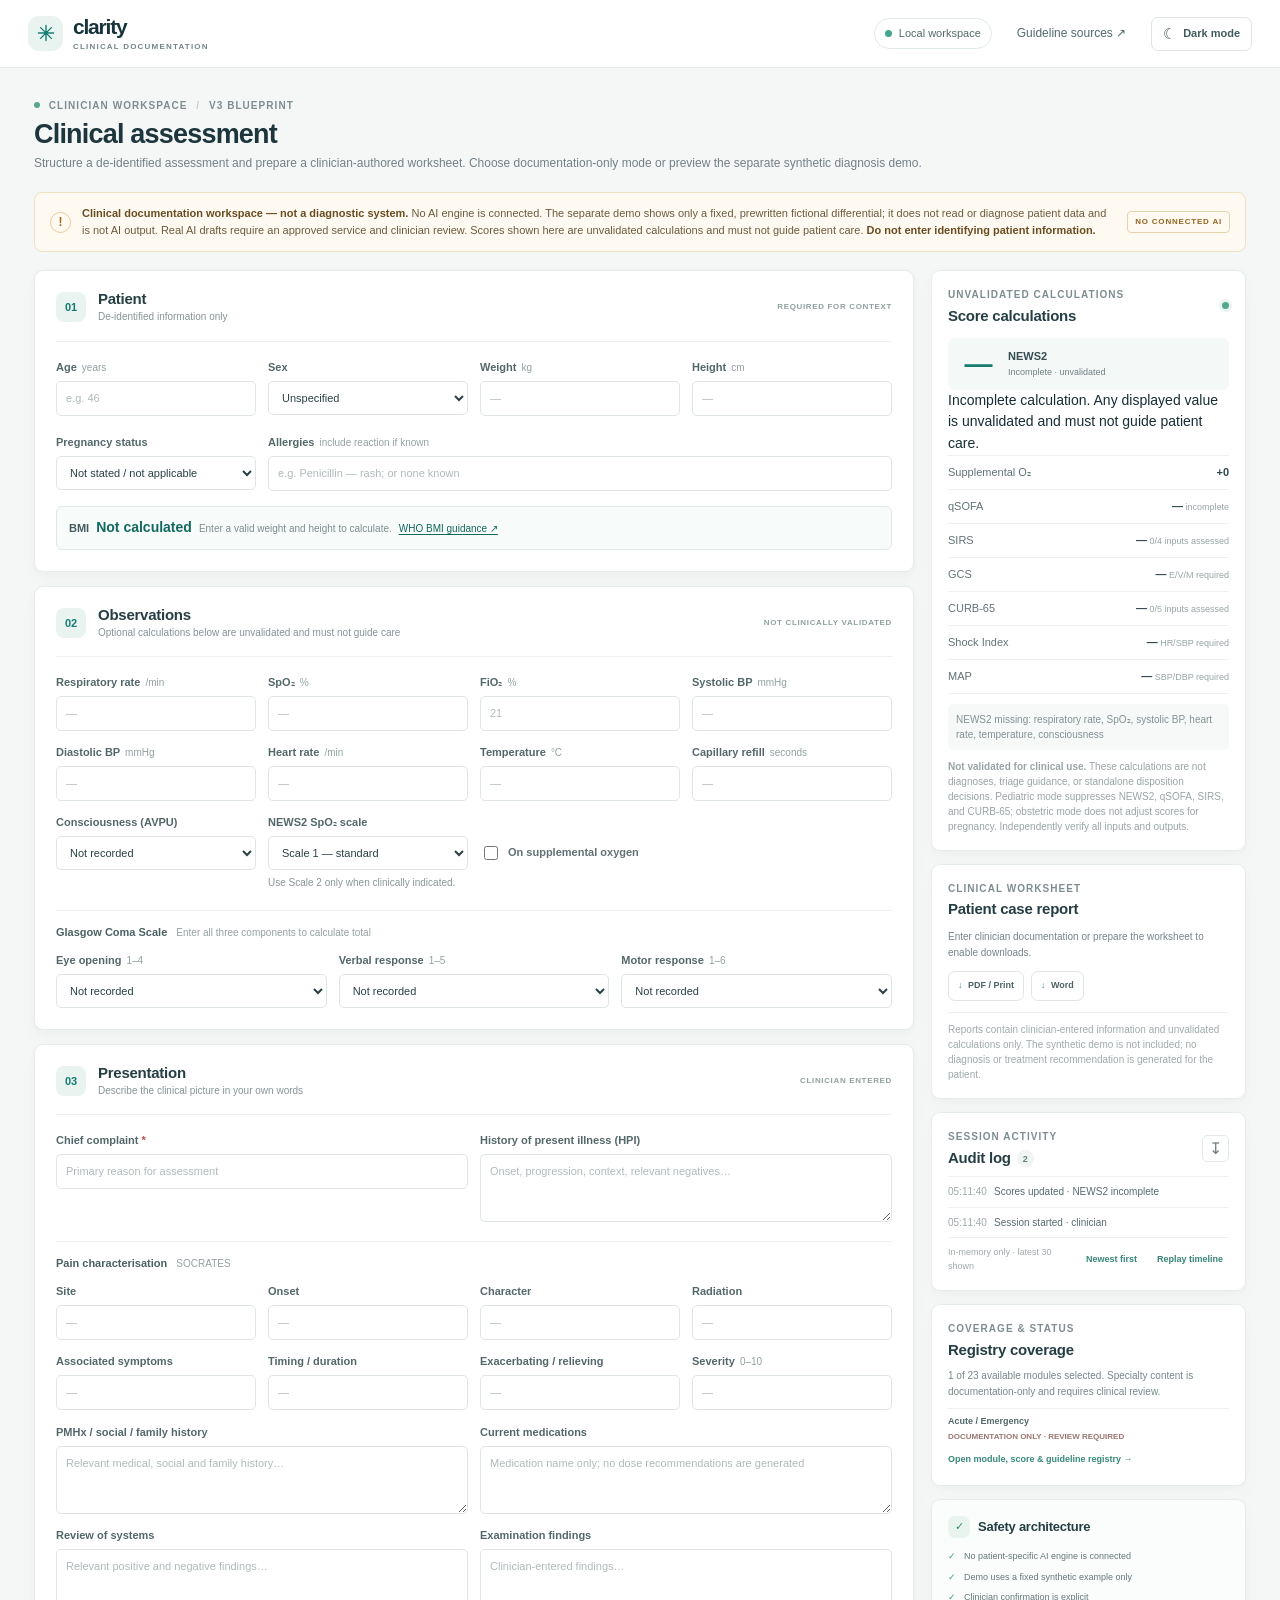
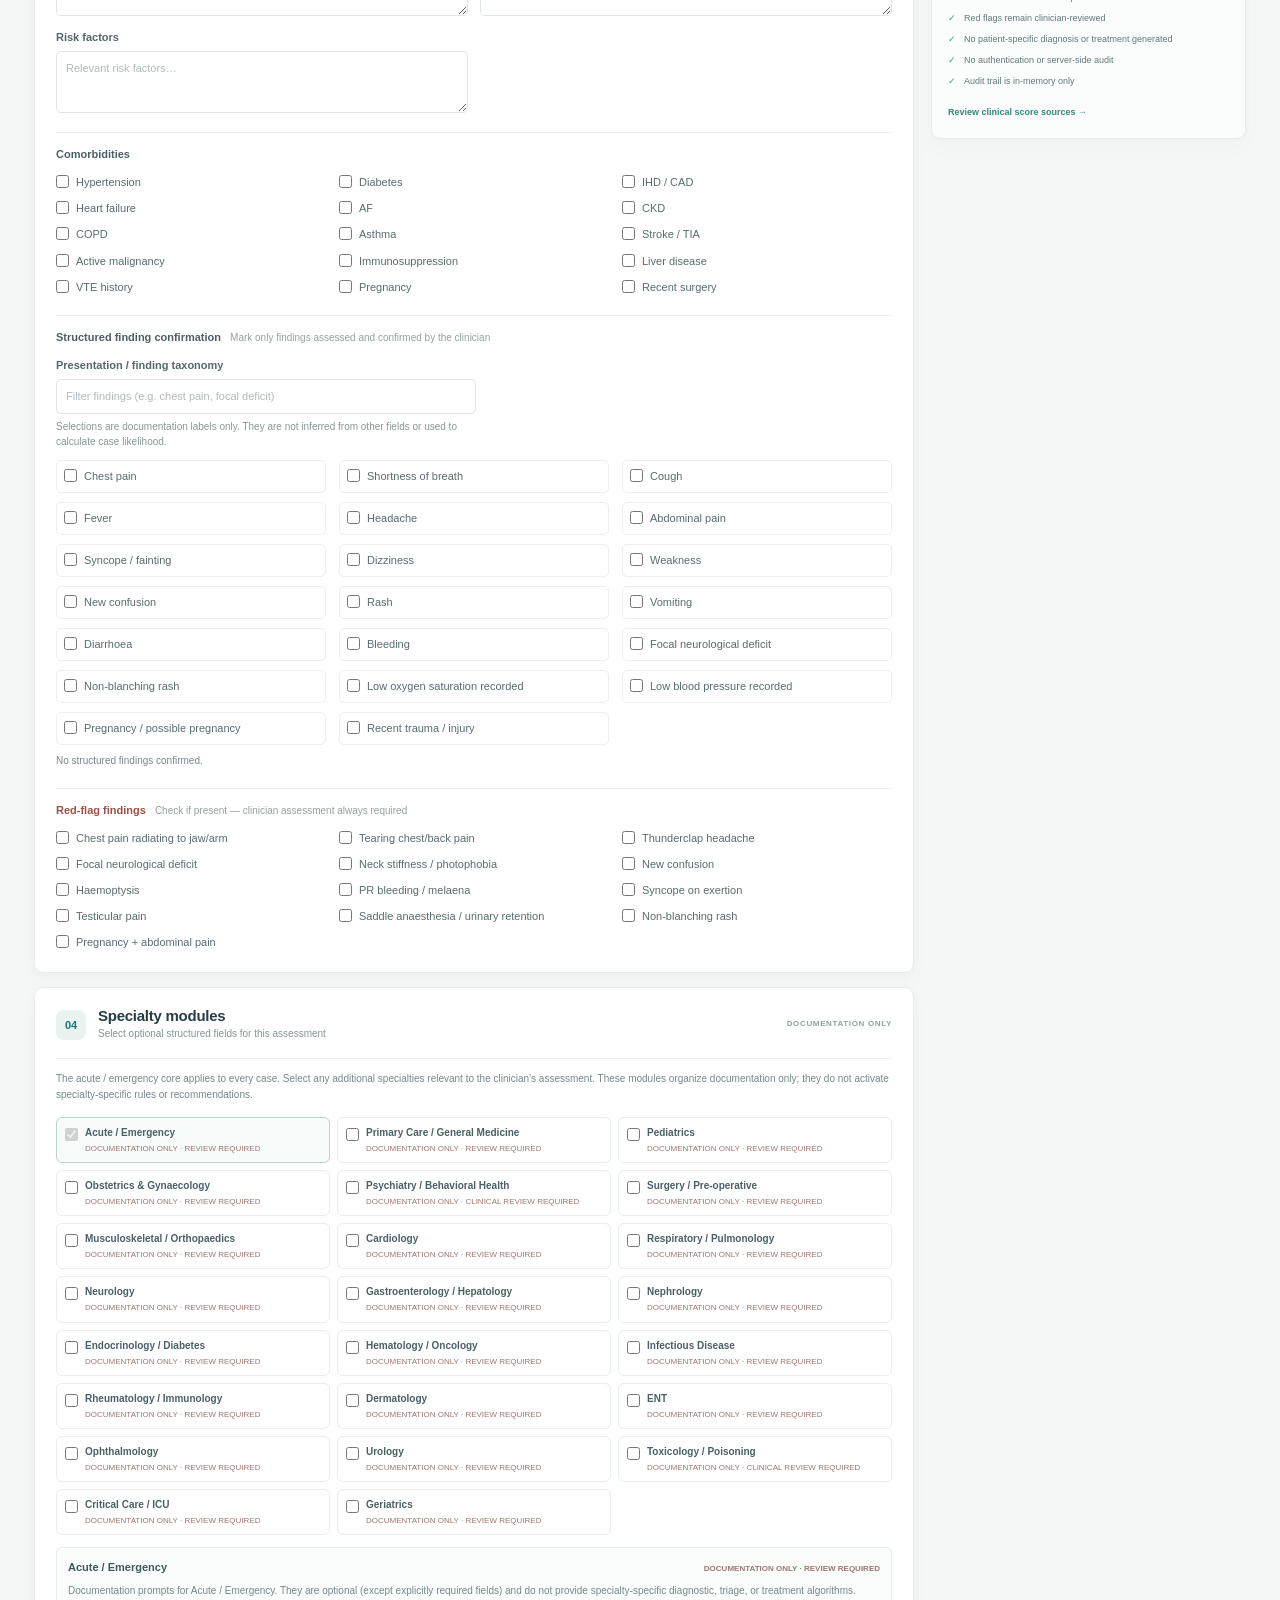
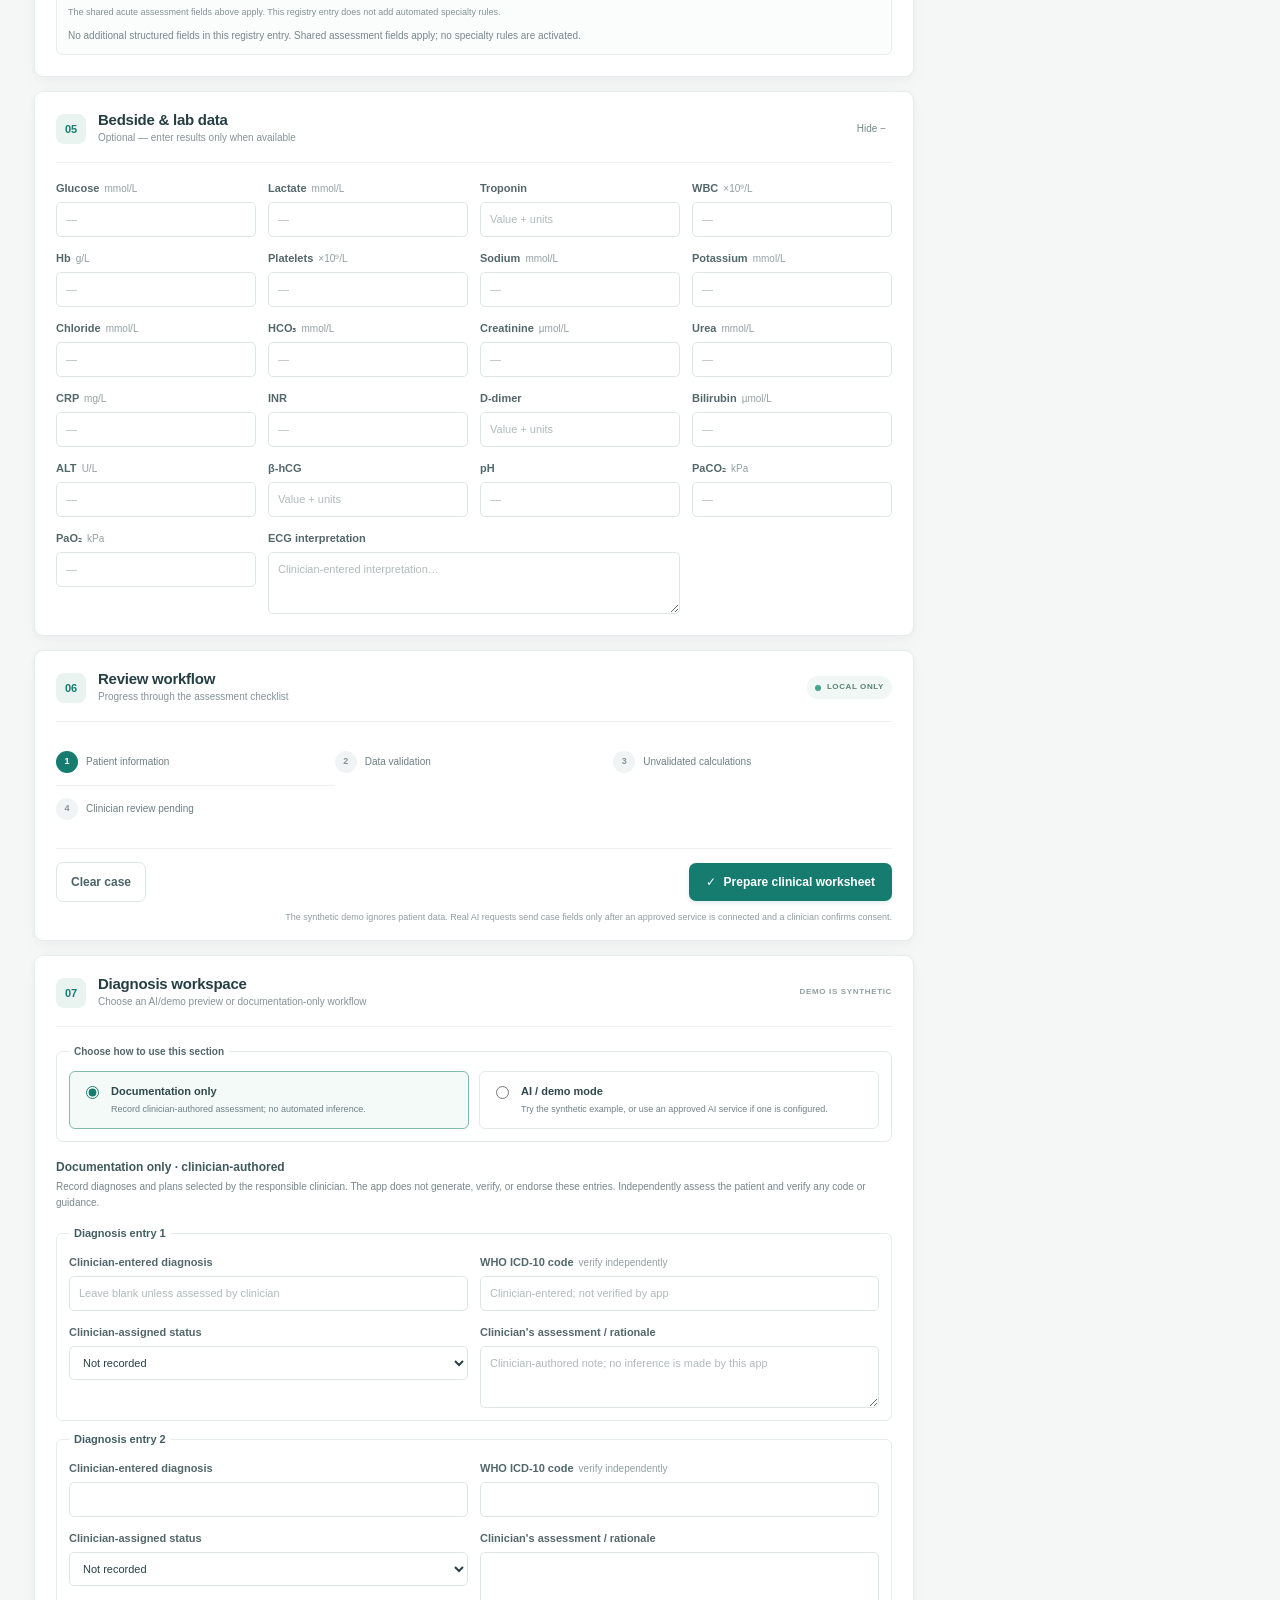
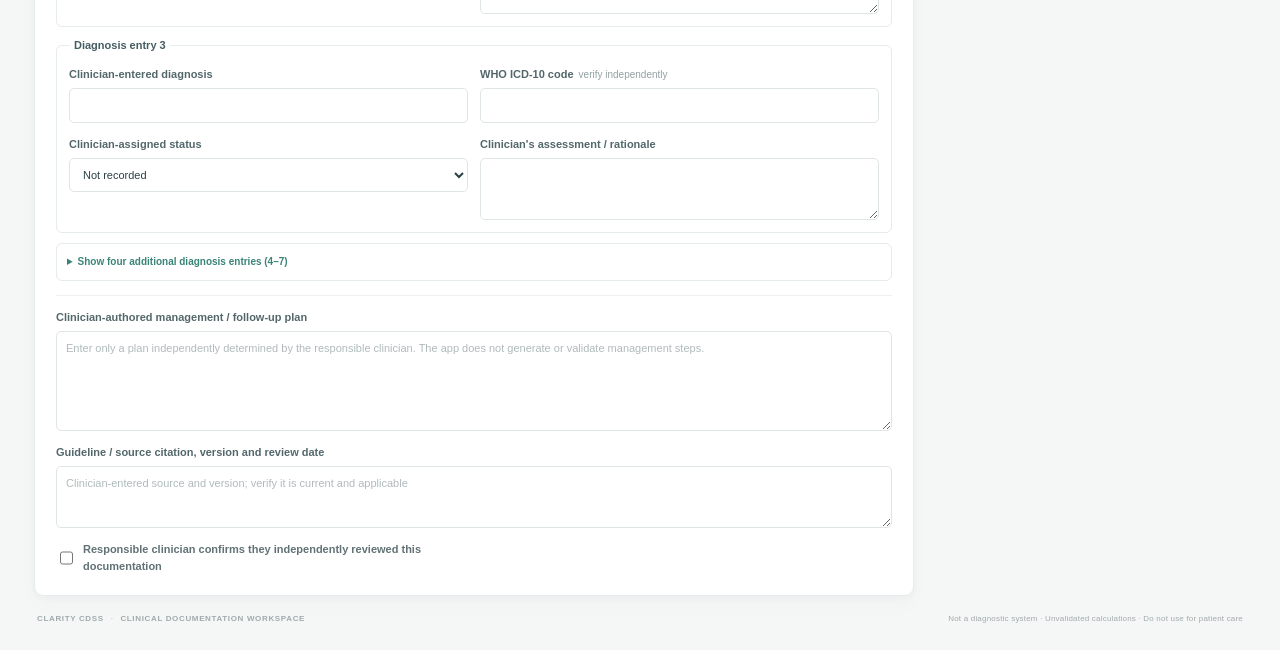
<file: index.html>
<!doctype html>
<html lang="en">
<head>
  <meta charset="utf-8">
  <meta name="viewport" content="width=device-width, initial-scale=1">
  <meta name="theme-color" content="#f5f7f8">
  <meta name="description" content="De-identified clinician documentation workspace. No diagnostic engine is connected in this deployment.">
  <title>Clarity CDSS — Clinical documentation workspace</title>
  <script src="theme.js"></script>
  <link rel="stylesheet" href="styles.css">
  <script src="clinical-registry.js" defer></script>
  <script src="app.js" defer></script>
</head>
<body>
  <header class="topbar">
    <a class="brand" href="./" aria-label="Clarity CDSS home">
      <span class="brand-mark" aria-hidden="true">
        <svg viewBox="0 0 32 32"><path d="M16 5v22M5 16h22M8.2 8.2l15.6 15.6m0-15.6L8.2 23.8"/></svg>
      </span>
      <span class="brand-copy"><strong>clarity</strong><small>CLINICAL DOCUMENTATION</small></span>
    </a>
    <div class="topbar-right">
      <span class="offline-badge"><span></span> Local workspace</span>
      <a class="guidelines-link" href="guidelines.html">Guideline sources <span aria-hidden="true">↗</span></a>
      <button class="theme-toggle" id="theme-toggle" type="button" aria-pressed="false" aria-label="Switch to dark mode">
        <span class="theme-toggle-icon" aria-hidden="true">☾</span><span class="theme-toggle-label">Dark mode</span>
      </button>
    </div>
  </header>

  <main class="page-shell">
    <section class="page-heading">
      <div>
        <div class="eyebrow"><span class="eyebrow-dot"></span> CLINICIAN WORKSPACE <span class="eyebrow-divider">/</span> V3 BLUEPRINT</div>
        <h1>Clinical assessment</h1>
        <p class="page-intro">Structure a de-identified assessment and prepare a clinician-authored worksheet. Choose documentation-only mode or preview the separate synthetic diagnosis demo.</p>
      </div>
    </section>

    <aside class="safety-banner" aria-label="Important safety notice">
      <div class="safety-icon" aria-hidden="true">!</div>
      <div><strong>Clinical documentation workspace — not a diagnostic system.</strong> No AI engine is connected. The separate demo shows only a fixed, prewritten fictional differential; it does not read or diagnose patient data and is not AI output. Real AI drafts require an approved service and clinician review. Scores shown here are unvalidated calculations and must not guide patient care. <strong>Do not enter identifying patient information.</strong></div>
      <span class="documentation-tag">NO CONNECTED AI</span>
    </aside>

    <div class="workspace-grid">
      <form id="case-form" novalidate>
        <section class="card form-card" id="patient-section">
          <div class="section-heading">
            <div class="section-number">01</div>
            <div><h2>Patient</h2><p>De-identified information only</p></div>
            <span class="section-trailing">REQUIRED FOR CONTEXT</span>
          </div>
          <div class="field-grid field-grid-4">
            <label class="field"><span>Age <small>years</small></span><input id="age" name="age" type="number" min="0" max="120" inputmode="numeric" placeholder="e.g. 46"><small class="field-error" data-error-for="age"></small></label>
            <label class="field"><span>Sex</span><select id="sex" name="sex"><option value="">Unspecified</option><option>Female</option><option>Male</option><option>Intersex / other</option></select></label>
            <label class="field"><span>Weight <small>kg</small></span><input id="weight" name="weight" type="number" min="0.5" max="500" step="0.1" placeholder="—"></label>
            <label class="field"><span>Height <small>cm</small></span><input id="height" name="height" type="number" min="30" max="260" step="0.1" placeholder="—"></label>
            <label class="field"><span>Pregnancy status</span><select id="pregnancy" name="pregnancy"><option value="">Not stated / not applicable</option><option>No</option><option>Yes</option><option>Possibly</option></select></label>
            <label class="field field-span-3"><span>Allergies <small>include reaction if known</small></span><input id="allergies" name="allergies" type="text" maxlength="300" placeholder="e.g. Penicillin — rash; or none known"></label>
          </div>
          <div class="bmi-summary" id="bmi-summary" role="status" aria-live="polite">
            <strong>BMI</strong>
            <span id="bmi-value">Not calculated</span>
            <small id="bmi-note">Enter a valid weight and height to calculate.</small>
            <a id="bmi-reference" href="https://www.who.int/news-room/fact-sheets/detail/obesity-and-overweight" target="_blank" rel="noopener noreferrer">WHO BMI guidance ↗</a>
          </div>
        </section>

        <section class="card form-card" id="vitals-section">
          <div class="section-heading">
            <div class="section-number">02</div>
            <div><h2>Observations</h2><p>Optional calculations below are unvalidated and must not guide care</p></div>
            <span class="section-trailing">NOT CLINICALLY VALIDATED</span>
          </div>
          <div class="field-grid field-grid-4">
            <label class="field"><span>Respiratory rate <small>/min</small></span><input id="respRate" name="respRate" type="number" min="1" max="100" step="1" placeholder="—"></label>
            <label class="field"><span>SpO₂ <small>%</small></span><input id="spo2" name="spo2" type="number" min="1" max="100" placeholder="—"></label>
            <label class="field"><span>FiO₂ <small>%</small></span><input id="fio2" name="fio2" type="number" min="21" max="100" placeholder="21"></label>
            <label class="field"><span>Systolic BP <small>mmHg</small></span><input id="systolicBP" name="systolicBP" type="number" min="20" max="300" placeholder="—"></label>
            <label class="field"><span>Diastolic BP <small>mmHg</small></span><input id="diastolicBP" name="diastolicBP" type="number" min="10" max="200" placeholder="—"></label>
            <label class="field"><span>Heart rate <small>/min</small></span><input id="heartRate" name="heartRate" type="number" min="1" max="300" placeholder="—"></label>
            <label class="field"><span>Temperature <small>°C</small></span><input id="tempC" name="tempC" type="number" min="20" max="45" step="0.1" placeholder="—"></label>
            <label class="field"><span>Capillary refill <small>seconds</small></span><input id="capRefill" name="capRefill" type="number" min="0" max="30" step="0.1" placeholder="—"></label>
            <label class="field"><span>Consciousness (AVPU)</span><select id="avpu" name="avpu"><option value="">Not recorded</option><option value="A">Alert</option><option value="V">Voice</option><option value="P">Pain</option><option value="U">Unresponsive</option></select></label>
            <label class="field"><span>NEWS2 SpO₂ scale</span><select id="spo2Scale" name="spo2Scale"><option value="1">Scale 1 — standard</option><option value="2">Scale 2 — clinician-confirmed hypercapnic respiratory failure</option></select><small class="field-hint">Use Scale 2 only when clinically indicated.</small></label>
            <label class="field field-inline-check"><input id="supplementalO2" name="supplementalO2" type="checkbox"><span>On supplemental oxygen</span></label>
          </div>
          <div class="subsection-title">Glasgow Coma Scale <span>Enter all three components to calculate total</span></div>
          <div class="field-grid field-grid-3">
            <label class="field"><span>Eye opening <small>1–4</small></span><select id="gcsEye" name="gcsEye"><option value="">Not recorded</option><option value="1">1 — None</option><option value="2">2 — To pressure</option><option value="3">3 — To sound</option><option value="4">4 — Spontaneous</option></select></label>
            <label class="field"><span>Verbal response <small>1–5</small></span><select id="gcsVerbal" name="gcsVerbal"><option value="">Not recorded</option><option value="1">1 — None</option><option value="2">2 — Sounds</option><option value="3">3 — Words</option><option value="4">4 — Confused</option><option value="5">5 — Oriented</option></select></label>
            <label class="field"><span>Motor response <small>1–6</small></span><select id="gcsMotor" name="gcsMotor"><option value="">Not recorded</option><option value="1">1 — None</option><option value="2">2 — Extension</option><option value="3">3 — Flexion</option><option value="4">4 — Withdraws</option><option value="5">5 — Localises</option><option value="6">6 — Obeys commands</option></select></label>
          </div>
        </section>

        <section class="card form-card" id="presentation-section">
          <div class="section-heading">
            <div class="section-number">03</div>
            <div><h2>Presentation</h2><p>Describe the clinical picture in your own words</p></div>
            <span class="section-trailing">CLINICIAN ENTERED</span>
          </div>
          <div class="field-grid field-grid-2">
            <label class="field"><span>Chief complaint <b class="required">*</b></span><input id="complaint" name="complaint" type="text" maxlength="240" required placeholder="Primary reason for assessment"><small class="field-error" data-error-for="complaint"></small></label>
            <label class="field"><span>History of present illness (HPI)</span><textarea id="hpi" name="hpi" rows="3" maxlength="1800" placeholder="Onset, progression, context, relevant negatives…"></textarea></label>
          </div>
          <div class="subsection-title">Pain characterisation <span>SOCRATES</span></div>
          <div class="field-grid field-grid-4">
            <label class="field"><span>Site</span><input name="painSite" type="text" maxlength="160" placeholder="—"></label>
            <label class="field"><span>Onset</span><input name="painOnset" type="text" maxlength="160" placeholder="—"></label>
            <label class="field"><span>Character</span><input name="painCharacter" type="text" maxlength="160" placeholder="—"></label>
            <label class="field"><span>Radiation</span><input name="painRadiation" type="text" maxlength="160" placeholder="—"></label>
            <label class="field"><span>Associated symptoms</span><input name="painAssociated" type="text" maxlength="300" placeholder="—"></label>
            <label class="field"><span>Timing / duration</span><input name="painTiming" type="text" maxlength="160" placeholder="—"></label>
            <label class="field"><span>Exacerbating / relieving</span><input name="painFactors" type="text" maxlength="240" placeholder="—"></label>
            <label class="field"><span>Severity <small>0–10</small></span><input name="painSeverity" type="number" min="0" max="10" placeholder="—"></label>
          </div>
          <div class="field-grid field-grid-2 field-gap-top">
            <label class="field"><span>PMHx / social / family history</span><textarea name="history" rows="3" maxlength="1200" placeholder="Relevant medical, social and family history…"></textarea></label>
            <label class="field"><span>Current medications</span><textarea name="medications" rows="3" maxlength="1200" placeholder="Medication name only; no dose recommendations are generated"></textarea></label>
            <label class="field"><span>Review of systems</span><textarea name="reviewSystems" rows="3" maxlength="1200" placeholder="Relevant positive and negative findings…"></textarea></label>
            <label class="field"><span>Examination findings</span><textarea name="examination" rows="3" maxlength="1200" placeholder="Clinician-entered findings…"></textarea></label>
            <label class="field"><span>Risk factors</span><textarea name="riskFactors" rows="2" maxlength="600" placeholder="Relevant risk factors…"></textarea></label>
          </div>
          <div class="subsection-title">Comorbidities</div>
          <div class="check-grid">
            <label><input type="checkbox" name="comorbidities" value="Hypertension"> Hypertension</label>
            <label><input type="checkbox" name="comorbidities" value="Diabetes"> Diabetes</label>
            <label><input type="checkbox" name="comorbidities" value="IHD / CAD"> IHD / CAD</label>
            <label><input type="checkbox" name="comorbidities" value="Heart failure"> Heart failure</label>
            <label><input type="checkbox" name="comorbidities" value="AF"> AF</label>
            <label><input type="checkbox" name="comorbidities" value="CKD"> CKD</label>
            <label><input type="checkbox" name="comorbidities" value="COPD"> COPD</label>
            <label><input type="checkbox" name="comorbidities" value="Asthma"> Asthma</label>
            <label><input type="checkbox" name="comorbidities" value="Stroke / TIA"> Stroke / TIA</label>
            <label><input type="checkbox" name="comorbidities" value="Active malignancy"> Active malignancy</label>
            <label><input type="checkbox" name="comorbidities" value="Immunosuppression"> Immunosuppression</label>
            <label><input type="checkbox" name="comorbidities" value="Liver disease"> Liver disease</label>
            <label><input type="checkbox" name="comorbidities" value="VTE history"> VTE history</label>
            <label><input type="checkbox" name="comorbidities" value="Pregnancy"> Pregnancy</label>
            <label><input type="checkbox" name="comorbidities" value="Recent surgery"> Recent surgery</label>
          </div>
          <div class="subsection-title">Structured finding confirmation <span>Mark only findings assessed and confirmed by the clinician</span></div>
          <label class="field taxonomy-search"><span>Presentation / finding taxonomy</span><input id="taxonomy-search" type="search" maxlength="80" placeholder="Filter findings (e.g. chest pain, focal deficit)"><small class="field-hint">Selections are documentation labels only. They are not inferred from other fields or used to calculate case likelihood.</small></label>
          <div class="check-grid taxonomy-grid" id="taxonomy-findings" aria-live="polite"></div>
          <p class="registry-status" id="taxonomy-status" role="status">No structured findings confirmed.</p>
          <div class="subsection-title red-flag-title">Red-flag findings <span>Check if present — clinician assessment always required</span></div>
          <div class="check-grid red-flag-grid">
            <label><input type="checkbox" name="redFlags" value="Chest pain radiating to jaw/arm"> Chest pain radiating to jaw/arm</label>
            <label><input type="checkbox" name="redFlags" value="Tearing chest/back pain"> Tearing chest/back pain</label>
            <label><input type="checkbox" name="redFlags" value="Thunderclap headache"> Thunderclap headache</label>
            <label><input type="checkbox" name="redFlags" value="Focal neurological deficit"> Focal neurological deficit</label>
            <label><input type="checkbox" name="redFlags" value="Neck stiffness / photophobia"> Neck stiffness / photophobia</label>
            <label><input type="checkbox" name="redFlags" value="New confusion"> New confusion</label>
            <label><input type="checkbox" name="redFlags" value="Haemoptysis"> Haemoptysis</label>
            <label><input type="checkbox" name="redFlags" value="PR bleeding / melaena"> PR bleeding / melaena</label>
            <label><input type="checkbox" name="redFlags" value="Syncope on exertion"> Syncope on exertion</label>
            <label><input type="checkbox" name="redFlags" value="Testicular pain"> Testicular pain</label>
            <label><input type="checkbox" name="redFlags" value="Saddle anaesthesia / urinary retention"> Saddle anaesthesia / urinary retention</label>
            <label><input type="checkbox" name="redFlags" value="Non-blanching rash"> Non-blanching rash</label>
            <label><input type="checkbox" name="redFlags" value="Pregnancy + abdominal pain"> Pregnancy + abdominal pain</label>
          </div>
          <div id="red-flag-alert" class="inline-alert" role="alert" hidden></div>
        </section>

        <section class="card form-card" id="modules-section">
          <div class="section-heading">
            <div class="section-number">04</div>
            <div><h2>Specialty modules</h2><p>Select optional structured fields for this assessment</p></div>
            <span class="section-trailing">DOCUMENTATION ONLY</span>
          </div>
          <p class="registry-intro">The acute / emergency core applies to every case. Select any additional specialties relevant to the clinician’s assessment. These modules organize documentation only; they do not activate specialty-specific rules or recommendations.</p>
          <div class="module-picker" id="module-picker"></div>
          <div class="module-details" id="module-details"></div>
          <p class="module-score-limitation" id="module-score-limitation" role="status" hidden></p>
        </section>

        <section class="card form-card" id="labs-section">
          <div class="section-heading">
            <div class="section-number">05</div>
            <div><h2>Bedside &amp; lab data</h2><p>Optional — enter results only when available</p></div>
            <button type="button" class="collapse-button" id="labs-toggle" aria-expanded="true" aria-controls="labs-content">Hide −</button>
          </div>
          <div id="labs-content">
            <div class="field-grid field-grid-4">
              <label class="field"><span>Glucose <small>mmol/L</small></span><input name="glucose" type="number" min="0" max="100" step="0.1" placeholder="—"></label>
              <label class="field"><span>Lactate <small>mmol/L</small></span><input name="lactate" type="number" min="0" max="100" step="0.1" placeholder="—"></label>
              <label class="field"><span>Troponin</span><input name="troponin" type="text" maxlength="100" placeholder="Value + units"></label>
              <label class="field"><span>WBC <small>×10⁹/L</small></span><input id="wbc" name="wbc" type="number" min="0" max="1000" step="0.1" placeholder="—"></label>
              <label class="field"><span>Hb <small>g/L</small></span><input name="hb" type="number" min="0" max="500" step="0.1" placeholder="—"></label>
              <label class="field"><span>Platelets <small>×10⁹/L</small></span><input name="platelets" type="number" min="0" max="10000" step="1" placeholder="—"></label>
              <label class="field"><span>Sodium <small>mmol/L</small></span><input name="sodium" type="number" min="50" max="250" step="0.1" placeholder="—"></label>
              <label class="field"><span>Potassium <small>mmol/L</small></span><input name="potassium" type="number" min="0" max="20" step="0.1" placeholder="—"></label>
              <label class="field"><span>Chloride <small>mmol/L</small></span><input name="chloride" type="number" min="0" max="250" step="0.1" placeholder="—"></label>
              <label class="field"><span>HCO₃ <small>mmol/L</small></span><input name="bicarbonate" type="number" min="0" max="100" step="0.1" placeholder="—"></label>
              <label class="field"><span>Creatinine <small>µmol/L</small></span><input name="creatinine" type="number" min="0" max="100000" step="1" placeholder="—"></label>
              <label class="field"><span>Urea <small>mmol/L</small></span><input id="urea" name="urea" type="number" min="0" max="300" step="0.1" placeholder="—"></label>
              <label class="field"><span>CRP <small>mg/L</small></span><input name="crp" type="number" min="0" max="10000" step="0.1" placeholder="—"></label>
              <label class="field"><span>INR</span><input name="inr" type="number" min="0" max="100" step="0.1" placeholder="—"></label>
              <label class="field"><span>D-dimer</span><input name="ddimer" type="text" maxlength="100" placeholder="Value + units"></label>
              <label class="field"><span>Bilirubin <small>µmol/L</small></span><input name="bilirubin" type="number" min="0" max="10000" step="0.1" placeholder="—"></label>
              <label class="field"><span>ALT <small>U/L</small></span><input name="alt" type="number" min="0" max="100000" step="1" placeholder="—"></label>
              <label class="field"><span>β-hCG</span><input name="bhcg" type="text" maxlength="100" placeholder="Value + units"></label>
              <label class="field"><span>pH</span><input name="ph" type="number" min="0" max="14" step="0.01" placeholder="—"></label>
              <label class="field"><span>PaCO₂ <small>kPa</small></span><input id="paco2" name="paco2" type="number" min="0" max="100" step="0.1" placeholder="—"></label>
              <label class="field"><span>PaO₂ <small>kPa</small></span><input name="pao2" type="number" min="0" max="100" step="0.1" placeholder="—"></label>
              <label class="field field-span-2"><span>ECG interpretation</span><textarea name="ecg" rows="2" maxlength="800" placeholder="Clinician-entered interpretation…"></textarea></label>
            </div>
          </div>
        </section>

        <section class="card workflow-card" id="workflow-section">
          <div class="section-heading">
            <div class="section-number">06</div>
            <div><h2>Review workflow</h2><p>Progress through the assessment checklist</p></div>
            <span class="local-chip"><span></span> LOCAL ONLY</span>
          </div>
          <ol class="workflow-steps" id="workflow-steps">
            <li class="is-current"><span class="step-index">1</span><span>Patient information</span></li>
            <li><span class="step-index">2</span><span>Data validation</span></li>
            <li><span class="step-index">3</span><span>Unvalidated calculations</span></li>
            <li><span class="step-index">4</span><span>Clinician review pending</span></li>
          </ol>
          <div class="workflow-actions">
            <button class="button button-outline" id="clear-case" type="button">Clear case</button>
            <button class="button button-primary" id="generate-draft" type="button"><span aria-hidden="true">✓</span> Prepare clinical worksheet</button>
          </div>
          <div class="differential-card" id="differential-card" aria-live="polite" hidden>
            <div class="differential-heading"><span aria-hidden="true">✓</span><div><h3>Clinical worksheet ready for clinician review</h3><p>No diagnosis or differential was generated</p></div></div>
            <p class="differential-caution"><strong>Clinician-authored assessment only.</strong> This worksheet organizes entered information and unvalidated calculations. The clinician must independently interpret the case, select and document diagnoses with supporting evidence, and verify any codes or management plan using current approved sources.</p>
            <div id="differential-results" class="differential-results"></div>
          </div>
          <p class="workflow-note" id="workflow-note">The synthetic demo ignores patient data. Real AI requests send case fields only after an approved service is connected and a clinician confirms consent.</p>
        </section>

        <section class="card form-card" id="diagnostic-documentation">
          <div class="section-heading">
            <div class="section-number">07</div>
            <div><h2>Diagnosis workspace</h2><p>Choose an AI/demo preview or documentation-only workflow</p></div>
            <span class="section-trailing">DEMO IS SYNTHETIC</span>
          </div>
          <fieldset class="diagnostic-mode-switch">
            <legend>Choose how to use this section</legend>
            <label class="diagnostic-mode-option">
              <input type="radio" name="diagnosticMode" value="documentation" checked>
              <span><strong>Documentation only</strong><small>Record clinician-authored assessment; no automated inference.</small></span>
            </label>
            <label class="diagnostic-mode-option">
              <input type="radio" name="diagnosticMode" value="ai-demo">
              <span><strong>AI / demo mode</strong><small>Try the synthetic example, or use an approved AI service if one is configured.</small></span>
            </label>
          </fieldset>

          <section id="diagnostic-ai-demo-mode" hidden>
            <p class="registry-intro"><strong>Demo output is prewritten, not generated by AI.</strong> It uses one fixed fictional example and never reads or sends this worksheet's patient fields. No live AI service is configured here. Use the demo to preview the review interface only; it is not clinical advice and must not be used for patient care.</p>
            <section class="diagnostic-demo" aria-labelledby="diagnostic-demo-title">
              <h3 id="diagnostic-demo-title">Synthetic example differential</h3>
              <p><strong>Fictional training vignette:</strong> an adult with a short history of sore throat and cough. This fixed scenario is separate from the patient assessment above.</p>
              <label class="diagnostic-consent">
                <input id="diagnostic-demo-acknowledgment" type="checkbox">
                <span>I understand this is a fixed, synthetic demonstration—not AI output, not based on my patient, and not a clinical recommendation.</span>
              </label>
              <button class="button button-outline" id="generate-diagnostic-demo" type="button" disabled>Show synthetic example differential</button>
              <div id="diagnostic-demo-results" class="diagnostic-draft-list" aria-live="polite" hidden></div>
            </section>
            <section class="diagnostic-integration" aria-labelledby="diagnostic-integration-title">
              <h3 id="diagnostic-integration-title">Connected AI service</h3>
              <p id="diagnostic-engine-status" role="status" aria-live="polite">AI service not checked. Checking sends no patient data.</p>
              <label class="diagnostic-consent">
                <input id="diagnostic-transmission-confirmation" type="checkbox">
                <span>I confirm this case contains no identifying information and that I am authorized to transmit it to the configured clinical service for draft review.</span>
              </label>
              <button class="button button-outline" id="request-diagnostic-drafts" type="button" disabled>Generate AI draft from this case</button>
              <p class="field-hint">A real AI draft requires an authenticated, clinically approved AI service on a secured same-origin HTTPS backend. Select consent and request generation to send this case. No API key is stored in this page.</p>
              <div class="diagnostic-draft-list" id="diagnostic-draft-list" aria-live="polite" hidden></div>
            </section>
          </section>

          <section id="diagnostic-documentation-mode" aria-labelledby="documentation-mode-title">
          <h3 id="documentation-mode-title" class="diagnostic-subheading">Documentation only · clinician-authored</h3>
          <p class="registry-intro">Record diagnoses and plans selected by the responsible clinician. The app does not generate, verify, or endorse these entries. Independently assess the patient and verify any code or guidance.</p>
          <div class="diagnosis-list">
            <fieldset class="diagnosis-entry">
              <legend>Diagnosis entry 1</legend>
              <div class="field-grid field-grid-2">
                <label class="field"><span>Clinician-entered diagnosis</span><input name="clinicianDiagnosis1" type="text" maxlength="200" placeholder="Leave blank unless assessed by clinician"></label>
                <label class="field"><span>WHO ICD-10 code <small>verify independently</small></span><input name="clinicianIcd10_1" type="text" maxlength="16" spellcheck="false" placeholder="Clinician-entered; not verified by app"></label>
                <label class="field"><span>Clinician-assigned status</span><select name="clinicianDiagnosisStatus1"><option value="">Not recorded</option><option>Under consideration</option><option>Working diagnosis</option><option>Confirmed by clinician</option><option>Ruled out by clinician</option></select></label>
                <label class="field"><span>Clinician's assessment / rationale</span><textarea name="clinicianRationale1" rows="2" maxlength="600" placeholder="Clinician-authored note; no inference is made by this app"></textarea></label>
              </div>
            </fieldset>
            <fieldset class="diagnosis-entry">
              <legend>Diagnosis entry 2</legend>
              <div class="field-grid field-grid-2">
                <label class="field"><span>Clinician-entered diagnosis</span><input name="clinicianDiagnosis2" type="text" maxlength="200"></label>
                <label class="field"><span>WHO ICD-10 code <small>verify independently</small></span><input name="clinicianIcd10_2" type="text" maxlength="16" spellcheck="false"></label>
                <label class="field"><span>Clinician-assigned status</span><select name="clinicianDiagnosisStatus2"><option value="">Not recorded</option><option>Under consideration</option><option>Working diagnosis</option><option>Confirmed by clinician</option><option>Ruled out by clinician</option></select></label>
                <label class="field"><span>Clinician's assessment / rationale</span><textarea name="clinicianRationale2" rows="2" maxlength="600"></textarea></label>
              </div>
            </fieldset>
            <fieldset class="diagnosis-entry">
              <legend>Diagnosis entry 3</legend>
              <div class="field-grid field-grid-2">
                <label class="field"><span>Clinician-entered diagnosis</span><input name="clinicianDiagnosis3" type="text" maxlength="200"></label>
                <label class="field"><span>WHO ICD-10 code <small>verify independently</small></span><input name="clinicianIcd10_3" type="text" maxlength="16" spellcheck="false"></label>
                <label class="field"><span>Clinician-assigned status</span><select name="clinicianDiagnosisStatus3"><option value="">Not recorded</option><option>Under consideration</option><option>Working diagnosis</option><option>Confirmed by clinician</option><option>Ruled out by clinician</option></select></label>
                <label class="field"><span>Clinician's assessment / rationale</span><textarea name="clinicianRationale3" rows="2" maxlength="600"></textarea></label>
              </div>
            </fieldset>
            <details class="additional-diagnoses">
              <summary>Show four additional diagnosis entries (4–7)</summary>
              <div class="diagnosis-list">
                <fieldset class="diagnosis-entry">
                  <legend>Diagnosis entry 4</legend>
                  <div class="field-grid field-grid-2">
                    <label class="field"><span>Clinician-entered diagnosis</span><input name="clinicianDiagnosis4" type="text" maxlength="200"></label>
                    <label class="field"><span>WHO ICD-10 code <small>verify independently</small></span><input name="clinicianIcd10_4" type="text" maxlength="16" spellcheck="false"></label>
                    <label class="field"><span>Clinician-assigned status</span><select name="clinicianDiagnosisStatus4"><option value="">Not recorded</option><option>Under consideration</option><option>Working diagnosis</option><option>Confirmed by clinician</option><option>Ruled out by clinician</option></select></label>
                    <label class="field"><span>Clinician's assessment / rationale</span><textarea name="clinicianRationale4" rows="2" maxlength="600"></textarea></label>
                  </div>
                </fieldset>
                <fieldset class="diagnosis-entry">
                  <legend>Diagnosis entry 5</legend>
                  <div class="field-grid field-grid-2">
                    <label class="field"><span>Clinician-entered diagnosis</span><input name="clinicianDiagnosis5" type="text" maxlength="200"></label>
                    <label class="field"><span>WHO ICD-10 code <small>verify independently</small></span><input name="clinicianIcd10_5" type="text" maxlength="16" spellcheck="false"></label>
                    <label class="field"><span>Clinician-assigned status</span><select name="clinicianDiagnosisStatus5"><option value="">Not recorded</option><option>Under consideration</option><option>Working diagnosis</option><option>Confirmed by clinician</option><option>Ruled out by clinician</option></select></label>
                    <label class="field"><span>Clinician's assessment / rationale</span><textarea name="clinicianRationale5" rows="2" maxlength="600"></textarea></label>
                  </div>
                </fieldset>
                <fieldset class="diagnosis-entry">
                  <legend>Diagnosis entry 6</legend>
                  <div class="field-grid field-grid-2">
                    <label class="field"><span>Clinician-entered diagnosis</span><input name="clinicianDiagnosis6" type="text" maxlength="200"></label>
                    <label class="field"><span>WHO ICD-10 code <small>verify independently</small></span><input name="clinicianIcd10_6" type="text" maxlength="16" spellcheck="false"></label>
                    <label class="field"><span>Clinician-assigned status</span><select name="clinicianDiagnosisStatus6"><option value="">Not recorded</option><option>Under consideration</option><option>Working diagnosis</option><option>Confirmed by clinician</option><option>Ruled out by clinician</option></select></label>
                    <label class="field"><span>Clinician's assessment / rationale</span><textarea name="clinicianRationale6" rows="2" maxlength="600"></textarea></label>
                  </div>
                </fieldset>
                <fieldset class="diagnosis-entry">
                  <legend>Diagnosis entry 7</legend>
                  <div class="field-grid field-grid-2">
                    <label class="field"><span>Clinician-entered diagnosis</span><input name="clinicianDiagnosis7" type="text" maxlength="200"></label>
                    <label class="field"><span>WHO ICD-10 code <small>verify independently</small></span><input name="clinicianIcd10_7" type="text" maxlength="16" spellcheck="false"></label>
                    <label class="field"><span>Clinician-assigned status</span><select name="clinicianDiagnosisStatus7"><option value="">Not recorded</option><option>Under consideration</option><option>Working diagnosis</option><option>Confirmed by clinician</option><option>Ruled out by clinician</option></select></label>
                    <label class="field"><span>Clinician's assessment / rationale</span><textarea name="clinicianRationale7" rows="2" maxlength="600"></textarea></label>
                  </div>
                </fieldset>
              </div>
            </details>
          </div>
          <div class="field-grid field-grid-2 clinician-plan">
            <label class="field field-span-2"><span>Clinician-authored management / follow-up plan</span><textarea name="clinicianManagementPlan" rows="5" maxlength="3000" placeholder="Enter only a plan independently determined by the responsible clinician. The app does not generate or validate management steps."></textarea></label>
            <label class="field field-span-2"><span>Guideline / source citation, version and review date</span><textarea name="clinicianGuidelineCitation" rows="2" maxlength="1200" placeholder="Clinician-entered source and version; verify it is current and applicable"></textarea></label>
            <label class="field field-inline-check"><input name="clinicianReviewConfirmed" type="checkbox"><span>Responsible clinician confirms they independently reviewed this documentation</span></label>
          </div>
          </section>
        </section>
      </form>

      <aside class="right-rail">
        <section class="card scores-card" aria-labelledby="scores-title">
          <div class="rail-heading"><div><div class="eyebrow">UNVALIDATED CALCULATIONS</div><h2 id="scores-title">Score calculations</h2></div><span class="live-dot" title="Updates as values change"></span></div>
          <div class="news-summary" id="news-summary"><div class="news-value" id="news-value">—</div><div><strong>NEWS2</strong><small id="news-level">Enter observations to calculate</small></div></div>
          <div class="news-scale" id="news-scale" aria-label="NEWS2 score bands"><span></span><span></span><span></span><span></span></div>
          <p class="score-guidance" id="news-guidance">The score is incomplete until all required observations are entered.</p>
          <div class="score-list">
            <div class="score-row"><span>Supplemental O₂</span><strong id="score-o2">+0</strong></div>
            <div class="score-row"><span>qSOFA</span><strong id="score-qsofa">— <small>insufficient data</small></strong></div>
            <div class="score-row"><span>SIRS</span><strong id="score-sirs">— <small>insufficient data</small></strong></div>
            <div class="score-row"><span>GCS</span><strong id="score-gcs">— <small>E/V/M required</small></strong></div>
            <div class="score-row"><span>CURB-65</span><strong id="score-curb">— <small>insufficient data</small></strong></div>
            <div class="score-row"><span>Shock Index</span><strong id="score-shock">— <small>HR/SBP required</small></strong></div>
            <div class="score-row"><span>MAP</span><strong id="score-map">— <small>SBP/DBP required</small></strong></div>
          </div>
          <div class="missing-note" id="missing-note">NEWS2 missing: respiratory rate, SpO₂, systolic BP, heart rate, temperature, consciousness</div>
          <p class="score-footnote"><strong>Not validated for clinical use.</strong> These calculations are not diagnoses, triage guidance, or standalone disposition decisions. Pediatric mode suppresses NEWS2, qSOFA, SIRS, and CURB-65; obstetric mode does not adjust scores for pregnancy. Independently verify all inputs and outputs.</p>
        </section>

        <section class="card report-card" id="report-section">
          <div class="rail-heading"><div><div class="eyebrow">CLINICAL WORKSHEET</div><h2>Patient case report</h2></div></div>
          <p class="report-description" id="report-description">Enter clinician documentation or prepare the worksheet to enable downloads.</p>
          <div class="download-row">
            <button class="button button-outline button-small" id="download-pdf" type="button"><span>↓</span> PDF / Print</button>
            <button class="button button-outline button-small" id="download-word" type="button"><span>↓</span> Word</button>
          </div>
          <p class="report-caveat">Reports contain clinician-entered information and unvalidated calculations only. The synthetic demo is not included; no diagnosis or treatment recommendation is generated for the patient.</p>
        </section>

        <section class="card audit-card">
          <div class="rail-heading"><div><div class="eyebrow">SESSION ACTIVITY</div><h2>Audit log <span class="audit-count" id="audit-count">0</span></h2></div>
            <div class="export-menu"><button class="icon-button" id="export-menu-button" type="button" aria-label="Export audit log" aria-expanded="false">↧</button><div class="export-options" id="export-options" hidden><button type="button" data-export="json">Export JSON</button><button type="button" data-export="csv">Export CSV</button></div></div>
          </div>
          <div class="audit-list" id="audit-list"><div class="empty-state">Your session activity will appear here.</div></div>
          <div class="audit-footer">
            <span>In-memory only · latest 30 shown</span>
            <div class="audit-actions"><button type="button" id="audit-order" aria-label="Sort audit events newest first">Newest first</button><button type="button" id="replay-audit">Replay timeline</button></div>
          </div>
        </section>

        <section class="card registry-card">
          <div class="rail-heading"><div><div class="eyebrow">COVERAGE &amp; STATUS</div><h2>Registry coverage</h2></div></div>
          <p class="registry-summary" id="registry-summary"></p>
          <div class="registry-mini-list" id="active-modules-list"></div>
          <a class="registry-link" href="guidelines.html">Open module, score &amp; guideline registry →</a>
        </section>

        <section class="card safety-card">
          <div class="safety-card-title"><span class="shield-icon" aria-hidden="true">✓</span><h2>Safety architecture</h2></div>
          <ul>
            <li><span>✓</span> No patient-specific AI engine is connected</li>
            <li><span>✓</span> Demo uses a fixed synthetic example only</li>
            <li><span>✓</span> Clinician confirmation is explicit</li>
            <li><span>✓</span> Red flags remain clinician-reviewed</li>
            <li><span>✓</span> No patient-specific diagnosis or treatment generated</li>
            <li><span>✓</span> No authentication or server-side audit</li>
            <li><span>✓</span> Audit trail is in-memory only</li>
          </ul>
          <a href="guidelines.html">Review clinical score sources <span aria-hidden="true">→</span></a>
        </section>
      </aside>
    </div>
    <footer class="page-footer">
      <span>CLARITY CDSS <span class="footer-divider">·</span> CLINICAL DOCUMENTATION WORKSPACE</span>
      <span>Not a diagnostic system · Unvalidated calculations · Do not use for patient care</span>
    </footer>
  </main>
  <div class="toast" id="toast" role="status" aria-live="polite"></div>
</body>
</html>
</file>
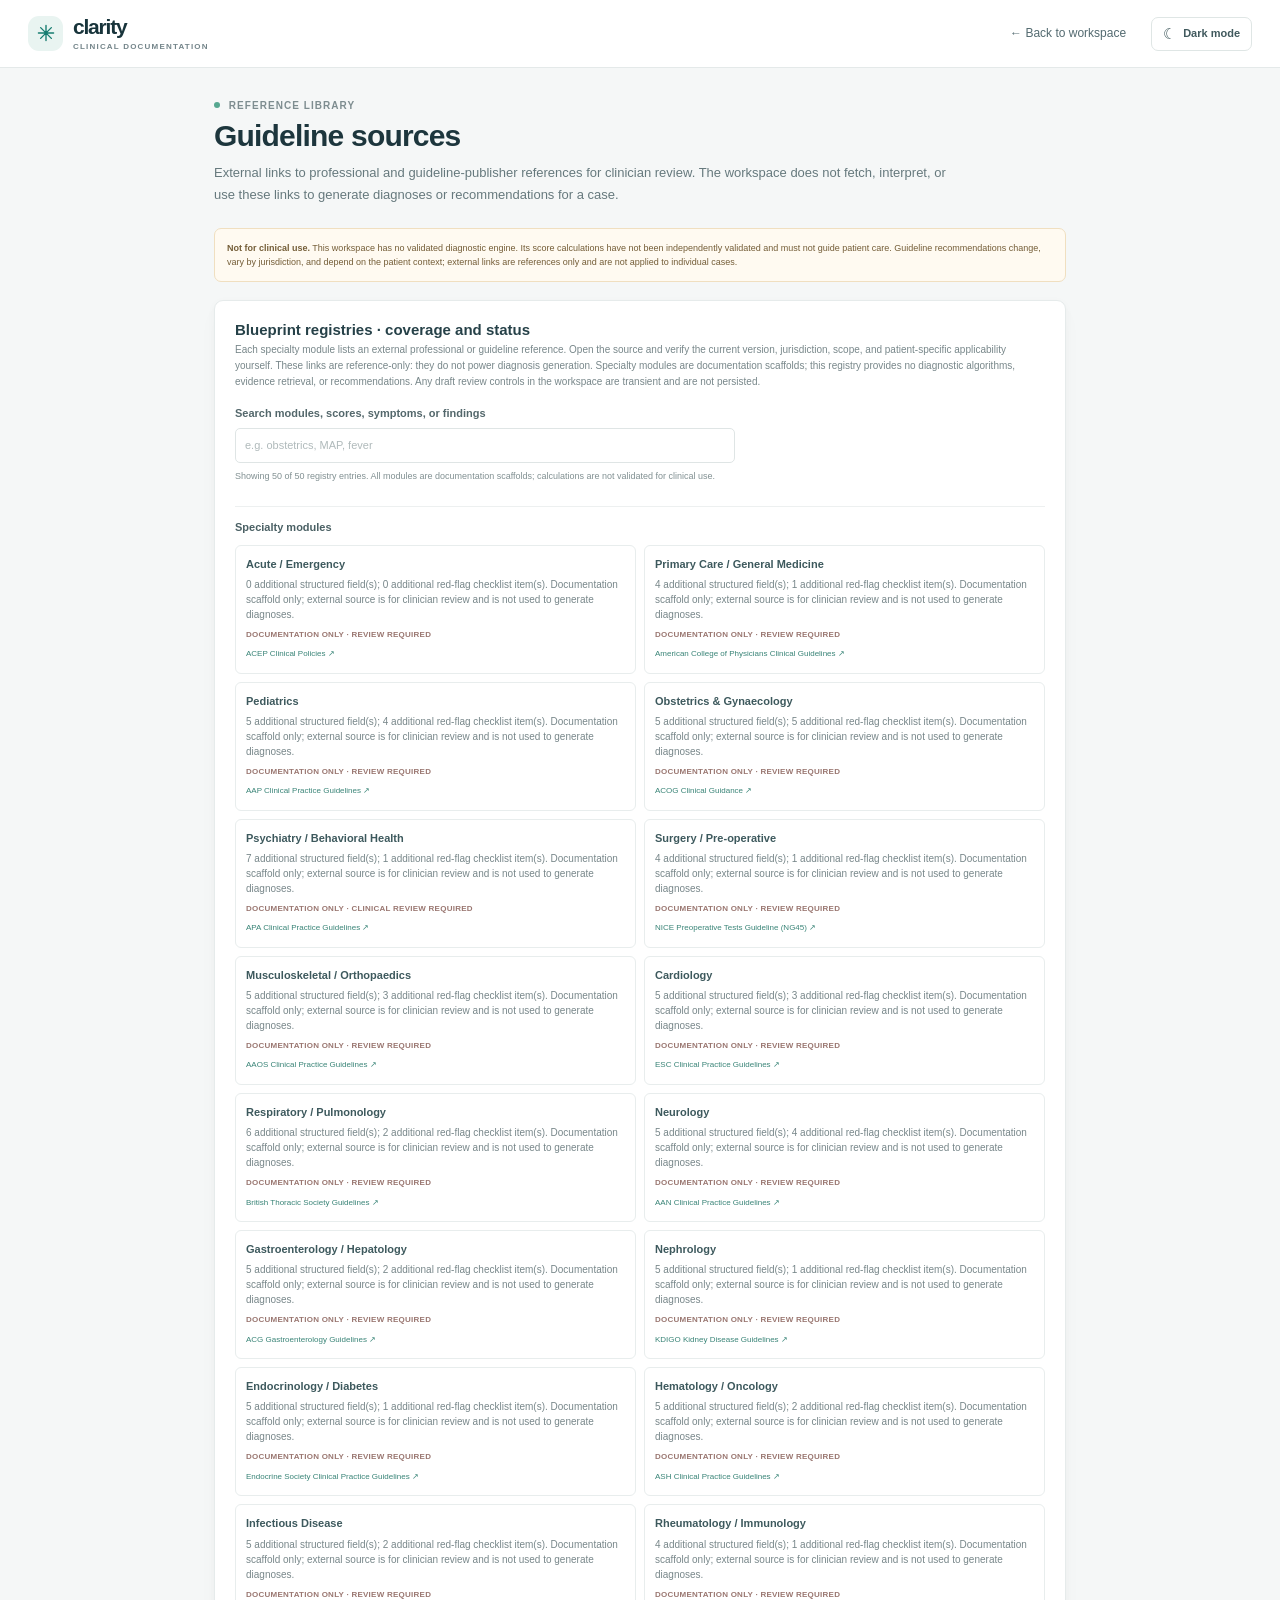
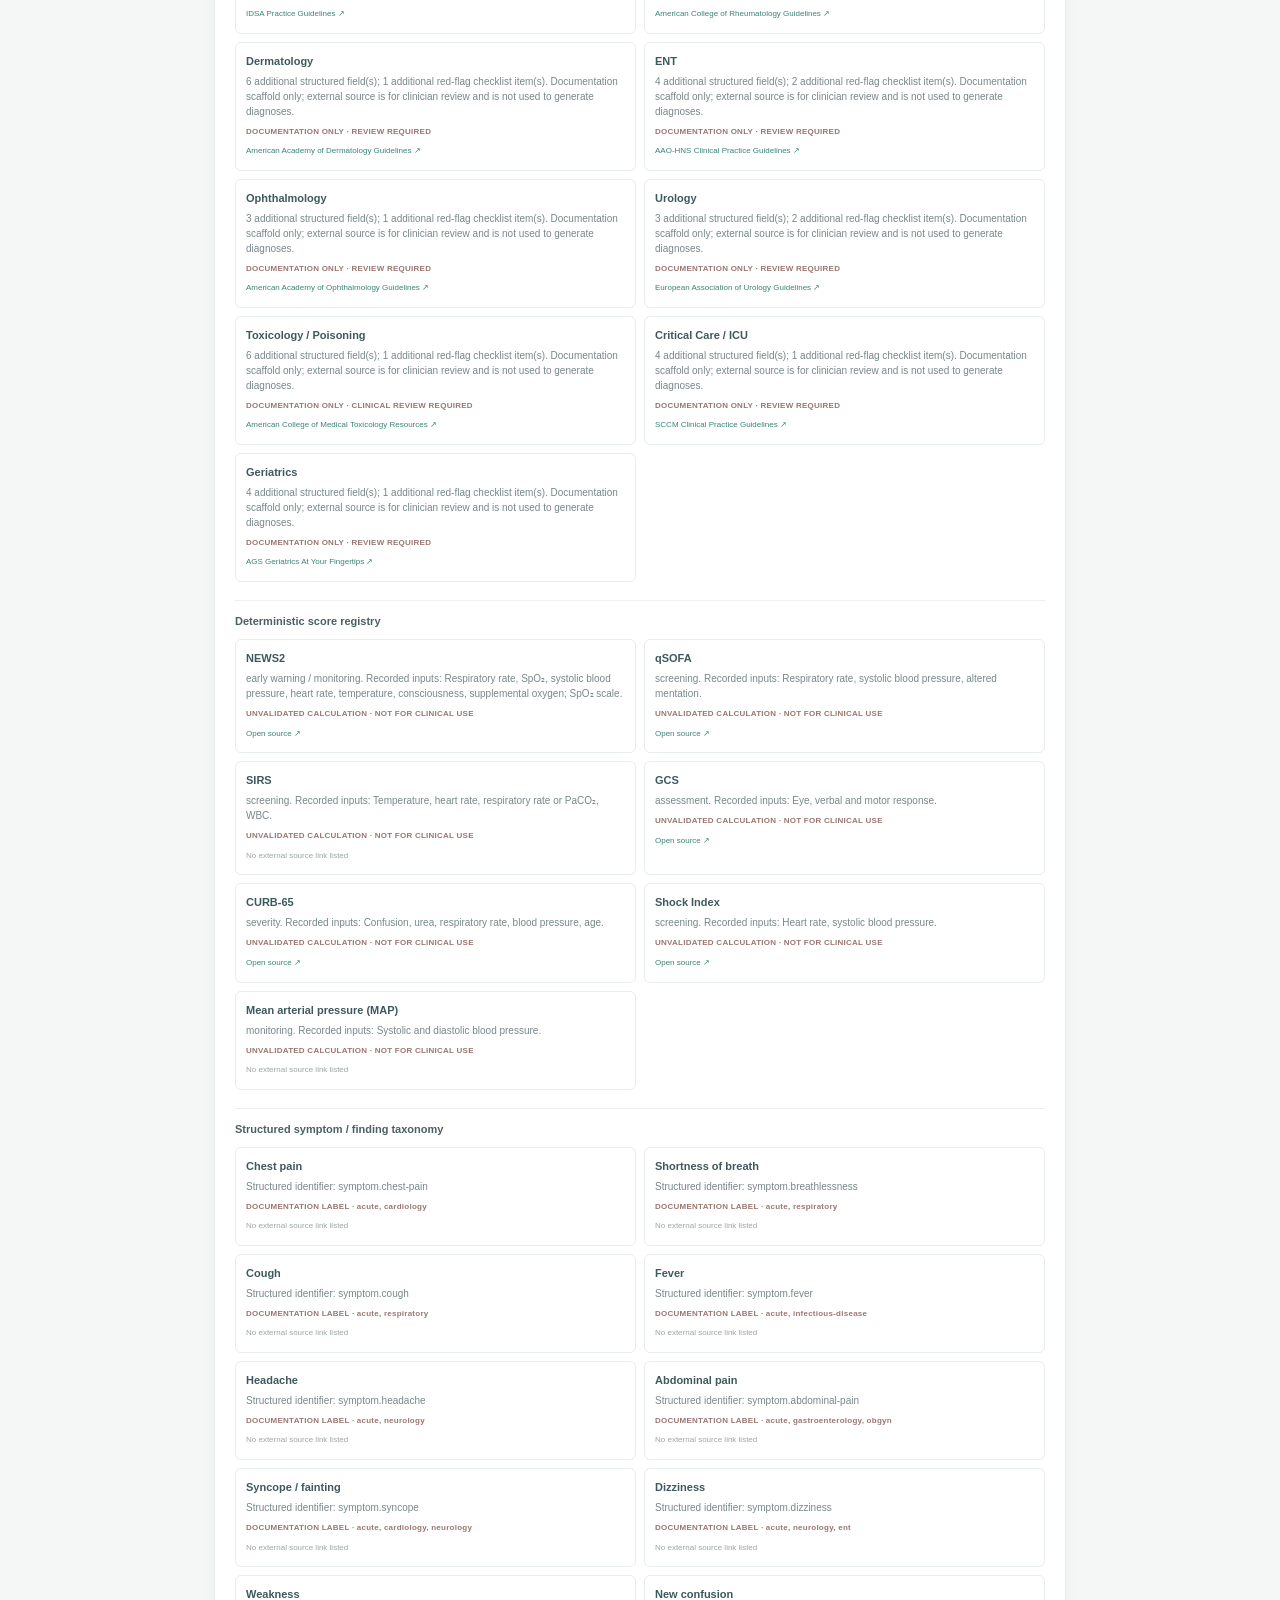
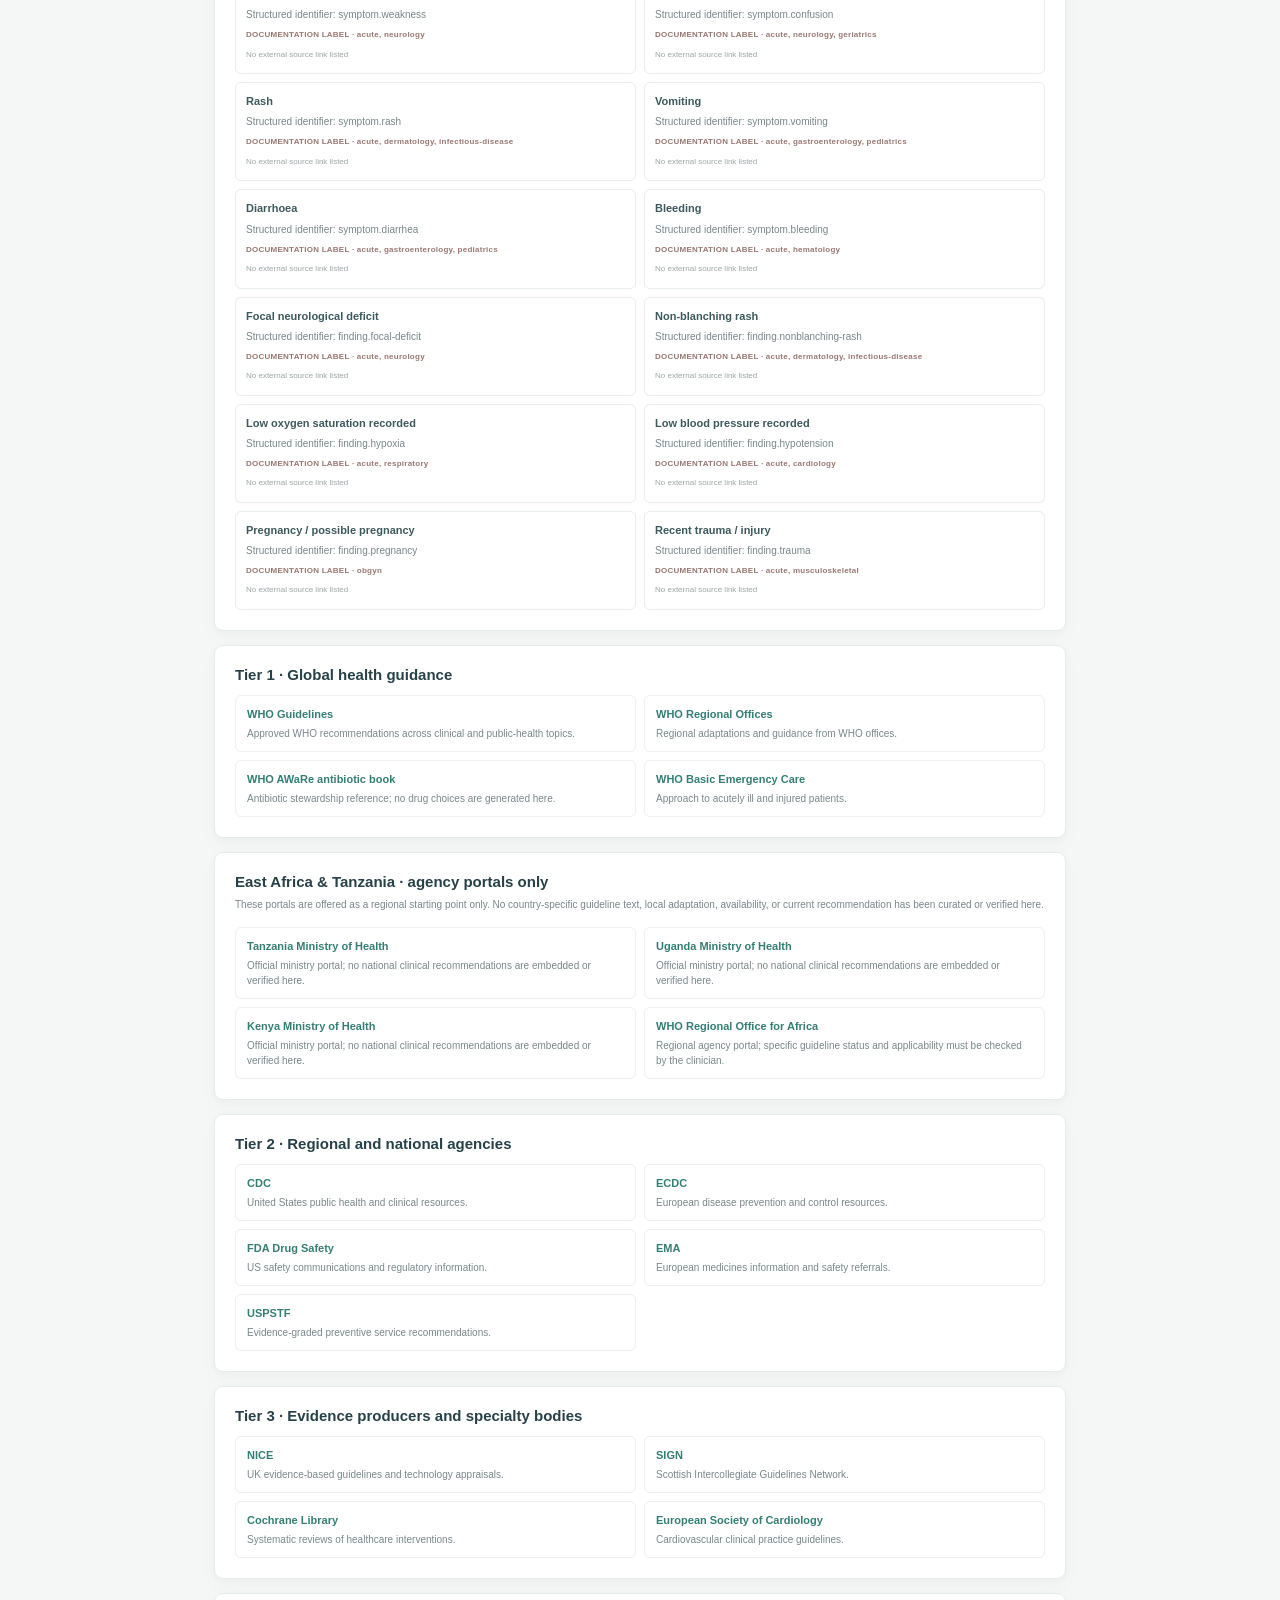
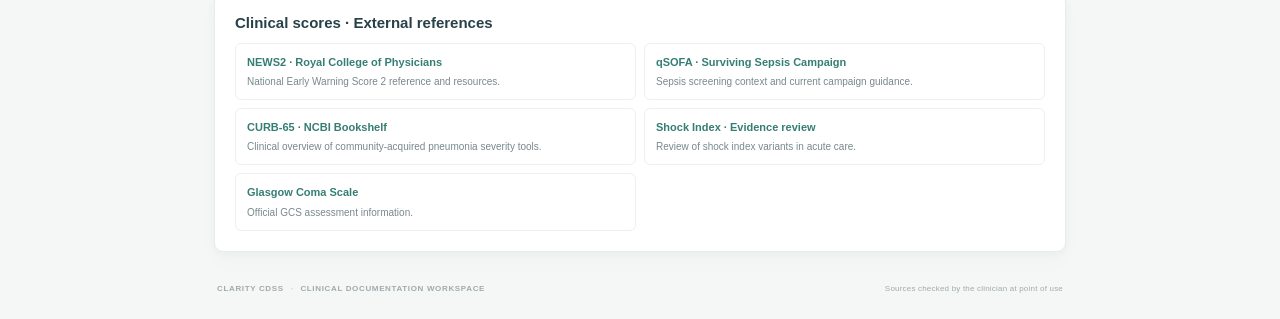
<file: guidelines.html>
<!doctype html>
<html lang="en">
<head>
  <meta charset="utf-8">
  <meta name="viewport" content="width=device-width, initial-scale=1">
  <meta name="theme-color" content="#f5f7f8">
  <meta name="description" content="External guideline references and the validation status of the Clarity clinical documentation workspace.">
  <title>Guideline sources — Clarity CDSS</title>
  <script src="theme.js"></script>
  <link rel="stylesheet" href="styles.css">
  <script src="clinical-registry.js" defer></script>
  <script src="registry-page.js" defer></script>
</head>
<body>
  <header class="topbar">
    <a class="brand" href="index.html" aria-label="Back to Clarity CDSS">
      <span class="brand-mark" aria-hidden="true"><svg viewBox="0 0 32 32"><path d="M16 5v22M5 16h22M8.2 8.2l15.6 15.6m0-15.6L8.2 23.8"/></svg></span>
      <span class="brand-copy"><strong>clarity</strong><small>CLINICAL DOCUMENTATION</small></span>
    </a>
    <div class="topbar-right">
      <a class="guidelines-link" href="index.html">← Back to workspace</a>
      <button class="theme-toggle" id="theme-toggle" type="button" aria-pressed="false" aria-label="Switch to dark mode">
        <span class="theme-toggle-icon" aria-hidden="true">☾</span><span class="theme-toggle-label">Dark mode</span>
      </button>
    </div>
  </header>
  <main class="page-shell guidelines-page">
    <section class="guidelines-hero">
      <div class="eyebrow"><span class="eyebrow-dot"></span> REFERENCE LIBRARY</div>
      <h1>Guideline sources</h1>
      <p class="guidelines-intro">External links to professional and guideline-publisher references for clinician review. The workspace does not fetch, interpret, or use these links to generate diagnoses or recommendations for a case.</p>
    </section>
    <p class="guideline-disclaimer"><strong>Not for clinical use.</strong> This workspace has no validated diagnostic engine. Its score calculations have not been independently validated and must not guide patient care. Guideline recommendations change, vary by jurisdiction, and depend on the patient context; external links are references only and are not applied to individual cases.</p>
    <section class="card guideline-group registry-page-section">
      <h2>Blueprint registries · coverage and status</h2>
      <p class="registry-intro">Each specialty module lists an external professional or guideline reference. Open the source and verify the current version, jurisdiction, scope, and patient-specific applicability yourself. These links are reference-only: they do not power diagnosis generation. Specialty modules are documentation scaffolds; this registry provides no diagnostic algorithms, evidence retrieval, or recommendations. Any draft review controls in the workspace are transient and are not persisted.</p>
      <label class="field registry-search"><span>Search modules, scores, symptoms, or findings</span><input id="registry-search" type="search" maxlength="100" placeholder="e.g. obstetrics, MAP, fever"></label>
      <div class="registry-page-count" id="registry-page-count" role="status"></div>
      <h3 class="registry-subheading">Specialty modules</h3>
      <div class="registry-page-grid" id="registry-modules"></div>
      <h3 class="registry-subheading">Deterministic score registry</h3>
      <div class="registry-page-grid" id="registry-scores"></div>
      <h3 class="registry-subheading">Structured symptom / finding taxonomy</h3>
      <div class="registry-page-grid" id="registry-taxonomy"></div>
    </section>
    <section class="card guideline-group"><h2>Tier 1 · Global health guidance</h2><div class="guideline-links">
      <a class="guideline-item" href="https://www.who.int/publications/who-guidelines" target="_blank" rel="noopener noreferrer"><strong>WHO Guidelines</strong><span>Approved WHO recommendations across clinical and public-health topics.</span></a>
      <a class="guideline-item" href="https://www.who.int/about/who-we-are/regional-offices" target="_blank" rel="noopener noreferrer"><strong>WHO Regional Offices</strong><span>Regional adaptations and guidance from WHO offices.</span></a>
      <a class="guideline-item" href="https://www.who.int/publications/i/item/9789240062382" target="_blank" rel="noopener noreferrer"><strong>WHO AWaRe antibiotic book</strong><span>Antibiotic stewardship reference; no drug choices are generated here.</span></a>
      <a class="guideline-item" href="https://www.who.int/publications/i/item/basic-emergency-care-approach-to-the-acutely-ill-and-injured" target="_blank" rel="noopener noreferrer"><strong>WHO Basic Emergency Care</strong><span>Approach to acutely ill and injured patients.</span></a>
    </div></section>
    <section class="card guideline-group"><h2>East Africa &amp; Tanzania · agency portals only</h2><p class="registry-intro">These portals are offered as a regional starting point only. No country-specific guideline text, local adaptation, availability, or current recommendation has been curated or verified here.</p><div class="guideline-links">
      <a class="guideline-item" href="https://www.moh.go.tz/" target="_blank" rel="noopener noreferrer"><strong>Tanzania Ministry of Health</strong><span>Official ministry portal; no national clinical recommendations are embedded or verified here.</span></a>
      <a class="guideline-item" href="https://www.health.go.ug/" target="_blank" rel="noopener noreferrer"><strong>Uganda Ministry of Health</strong><span>Official ministry portal; no national clinical recommendations are embedded or verified here.</span></a>
      <a class="guideline-item" href="https://www.health.go.ke/" target="_blank" rel="noopener noreferrer"><strong>Kenya Ministry of Health</strong><span>Official ministry portal; no national clinical recommendations are embedded or verified here.</span></a>
      <a class="guideline-item" href="https://www.afro.who.int/" target="_blank" rel="noopener noreferrer"><strong>WHO Regional Office for Africa</strong><span>Regional agency portal; specific guideline status and applicability must be checked by the clinician.</span></a>
    </div></section>
    <section class="card guideline-group"><h2>Tier 2 · Regional and national agencies</h2><div class="guideline-links">
      <a class="guideline-item" href="https://www.cdc.gov/" target="_blank" rel="noopener noreferrer"><strong>CDC</strong><span>United States public health and clinical resources.</span></a>
      <a class="guideline-item" href="https://www.ecdc.europa.eu/en" target="_blank" rel="noopener noreferrer"><strong>ECDC</strong><span>European disease prevention and control resources.</span></a>
      <a class="guideline-item" href="https://www.fda.gov/drugs/drug-safety-and-availability" target="_blank" rel="noopener noreferrer"><strong>FDA Drug Safety</strong><span>US safety communications and regulatory information.</span></a>
      <a class="guideline-item" href="https://www.ema.europa.eu/en" target="_blank" rel="noopener noreferrer"><strong>EMA</strong><span>European medicines information and safety referrals.</span></a>
      <a class="guideline-item" href="https://www.uspreventiveservicestaskforce.org/" target="_blank" rel="noopener noreferrer"><strong>USPSTF</strong><span>Evidence-graded preventive service recommendations.</span></a>
    </div></section>
    <section class="card guideline-group"><h2>Tier 3 · Evidence producers and specialty bodies</h2><div class="guideline-links">
      <a class="guideline-item" href="https://www.nice.org.uk/guidance" target="_blank" rel="noopener noreferrer"><strong>NICE</strong><span>UK evidence-based guidelines and technology appraisals.</span></a>
      <a class="guideline-item" href="https://www.sign.ac.uk/" target="_blank" rel="noopener noreferrer"><strong>SIGN</strong><span>Scottish Intercollegiate Guidelines Network.</span></a>
      <a class="guideline-item" href="https://www.cochranelibrary.com/" target="_blank" rel="noopener noreferrer"><strong>Cochrane Library</strong><span>Systematic reviews of healthcare interventions.</span></a>
      <a class="guideline-item" href="https://www.escardio.org/Guidelines" target="_blank" rel="noopener noreferrer"><strong>European Society of Cardiology</strong><span>Cardiovascular clinical practice guidelines.</span></a>
    </div></section>
    <section class="card guideline-group"><h2>Clinical scores · External references</h2><div class="guideline-links">
      <a class="guideline-item" href="https://www.rcp.ac.uk/improving-care/resources/national-early-warning-score-news-2/" target="_blank" rel="noopener noreferrer"><strong>NEWS2 · Royal College of Physicians</strong><span>National Early Warning Score 2 reference and resources.</span></a>
      <a class="guideline-item" href="https://www.sccm.org/survivingsepsiscampaign" target="_blank" rel="noopener noreferrer"><strong>qSOFA · Surviving Sepsis Campaign</strong><span>Sepsis screening context and current campaign guidance.</span></a>
      <a class="guideline-item" href="https://www.ncbi.nlm.nih.gov/books/NBK551585/" target="_blank" rel="noopener noreferrer"><strong>CURB-65 · NCBI Bookshelf</strong><span>Clinical overview of community-acquired pneumonia severity tools.</span></a>
      <a class="guideline-item" href="https://pmc.ncbi.nlm.nih.gov/articles/PMC6466438/" target="_blank" rel="noopener noreferrer"><strong>Shock Index · Evidence review</strong><span>Review of shock index variants in acute care.</span></a>
      <a class="guideline-item" href="https://www.glasgowcomascale.org/" target="_blank" rel="noopener noreferrer"><strong>Glasgow Coma Scale</strong><span>Official GCS assessment information.</span></a>
    </div></section>
    <footer class="page-footer"><span>CLARITY CDSS <span class="footer-divider">·</span> CLINICAL DOCUMENTATION WORKSPACE</span><span>Sources checked by the clinician at point of use</span></footer>
  </main>
</body>
</html>
</file>
<file: styles.css>
:root {
  color-scheme: light;
  --ink: #172d35;
  --muted: #708087;
  --line: #e4e9e9;
  --canvas: #f5f7f7;
  --card: #fff;
  --teal: #167c70;
  --teal-dark: #11685f;
  --teal-pale: #e9f4f1;
  --amber: #a76a13;
  --amber-pale: #fff5e5;
  --red: #bf4a45;
  --red-pale: #fff0ef;
  --shadow: 0 2px 8px rgb(22 46 54 / 3%), 0 10px 24px rgb(22 46 54 / 2%);
  font-family: -apple-system, BlinkMacSystemFont, "Segoe UI", sans-serif;
  font-synthesis: none;
  text-rendering: optimizeLegibility;
}
* { box-sizing: border-box; }
[hidden] { display: none !important; }
body { margin: 0; background: var(--canvas); color: var(--ink); font-size: 13px; line-height: 1.55; }
body { font-size: 14px; }
button, input, select, textarea { font: inherit; }
button { cursor: pointer; }
a { color: inherit; }
.topbar { height: 68px; background: #fff; border-bottom: 1px solid var(--line); display: flex; align-items: center; justify-content: space-between; padding: 0 max(28px, calc((100vw - 1440px) / 2)); }
.brand { display: flex; align-items: center; gap: 10px; text-decoration: none; }
.brand-mark { width: 35px; height: 35px; border-radius: 11px; display: grid; place-items: center; background: var(--teal-pale); }
.brand-mark svg { width: 22px; stroke: var(--teal); stroke-width: 2; stroke-linecap: round; }
.brand-copy { display: grid; line-height: 1.1; }
.brand-copy strong { font: 800 21px "Segoe UI", sans-serif; letter-spacing: -1.2px; color: #18343b; }
.brand-copy small { margin-top: 4px; font-size: 8px; letter-spacing: 1.2px; color: #74858a; font-weight: 700; }
.topbar-right { display: flex; gap: 25px; align-items: center; }
.offline-badge { border: 1px solid #dfeae6; border-radius: 20px; padding: 6px 10px; font-size: 11px; color: #536a68; display: inline-flex; gap: 7px; align-items: center; }
.offline-badge span, .local-chip span { width: 7px; height: 7px; border-radius: 50%; background: #44a68d; }
.guidelines-link { text-decoration: none; font-size: 12px; color: #536a70; }
.guidelines-link:hover, .safety-card a:hover { color: var(--teal); }
.page-shell { max-width: 1440px; margin: 0 auto; padding: 30px 34px 20px; }
.page-heading { display: flex; align-items: flex-end; justify-content: space-between; margin-bottom: 20px; }
.eyebrow { color: #7e8d90; font-size: 9px; font-weight: 700; letter-spacing: 1.05px; }
.eyebrow-dot { width: 6px; height: 6px; display: inline-block; vertical-align: 1px; border-radius: 50%; background: #56a790; margin-right: 5px; }
.eyebrow-divider { color: #c1ccca; padding: 0 5px; }
h1, h2, p { margin: 0; }
h1 { margin-top: 5px; font: 700 27px "Segoe UI", sans-serif; letter-spacing: -.8px; color: #1d363d; }
.page-intro { margin-top: 4px; color: #728186; font-size: 12px; }
.button { border: 0; border-radius: 7px; padding: 10px 14px; font-size: 12px; font-weight: 600; transition: background .16s, border-color .16s, transform .16s; }
.button:focus-visible, button:focus-visible, a:focus-visible, input:focus-visible, select:focus-visible, textarea:focus-visible { outline: 3px solid #79bfb1; outline-offset: 2px; }
.button:active { transform: translateY(1px); }
.button-quiet { background: white; border: 1px solid var(--line); color: #40595d; box-shadow: 0 1px 2px #122e3510; }
.button-quiet:hover, .button-outline:hover { background: #f5faf8; border-color: #b7d0cb; color: var(--teal-dark); }
.button-quiet span { color: #429587; margin-right: 4px; }
.safety-banner { background: #fffaf1; border: 1px solid #f0dfc0; border-radius: 8px; padding: 12px 15px; display: flex; align-items: center; gap: 11px; color: #6c5a3f; font-size: 11px; margin-bottom: 18px; }
.safety-banner strong { color: #694c20; }
.safety-icon { flex: 0 0 21px; width: 21px; height: 21px; display: grid; place-items: center; border: 1px solid #e8c994; border-radius: 50%; color: #9c691d; font-weight: 800; font-size: 12px; }
.documentation-tag { margin-left: auto; flex: 0 0 auto; font-size: 8px; letter-spacing: .8px; padding: 4px 7px; color: #966421; border: 1px solid #e8d2ac; border-radius: 4px; font-weight: 700; }
.workspace-grid { display: grid; grid-template-columns: minmax(0, 1fr) 315px; gap: 17px; align-items: start; }
#case-form { display: grid; gap: 14px; min-width: 0; }
.card { background: var(--card); border: 1px solid #e6ebeb; box-shadow: var(--shadow); border-radius: 9px; }
.form-card { padding: 19px 21px 21px; }
.section-heading { display: flex; align-items: center; gap: 12px; padding-bottom: 16px; margin-bottom: 17px; border-bottom: 1px solid #edf0f0; }
.section-number { width: 30px; height: 30px; border-radius: 8px; background: var(--teal-pale); color: var(--teal); display: grid; place-items: center; font: 700 11px "Segoe UI", sans-serif; }
.section-heading h2, .rail-heading h2, .safety-card-title h2 { font: 700 15px "Segoe UI", sans-serif; color: #253e44; letter-spacing: -.25px; }
.section-heading p { color: #869397; font-size: 10px; margin-top: 2px; }
.section-trailing { margin-left: auto; color: #91a0a0; font-size: 8px; font-weight: 700; letter-spacing: .65px; }
.field-grid { display: grid; gap: 13px 12px; }
.field-grid-4 { grid-template-columns: repeat(4, minmax(0, 1fr)); }
.field-grid-3 { grid-template-columns: repeat(3, minmax(0, 1fr)); }
.field-grid-2 { grid-template-columns: repeat(2, minmax(0, 1fr)); }
.field-span-2 { grid-column: span 2; }
.field-span-3 { grid-column: span 3; }
.bmi-summary { display: flex; align-items: baseline; flex-wrap: wrap; gap: 7px; margin-top: 15px; padding: 10px 12px; border: 1px solid #dfeae6; border-radius: 6px; background: #f7fbf9; color: #53676b; font-size: 11px; }
.bmi-summary strong { color: #435b5e; }
.bmi-summary > span { color: var(--teal-dark); font-size: 14px; font-weight: 700; }
.bmi-summary small { color: #7e8d90; font-size: 10px; }
.bmi-summary a { color: var(--teal-dark); font-size: 10px; text-decoration: underline; text-underline-offset: 2px; }
.diagnostic-mode-switch { display: flex; flex-wrap: wrap; gap: 10px; margin: 0 0 16px; padding: 12px; border: 1px solid #e3e9e8; border-radius: 7px; }
.diagnostic-mode-switch legend { padding: 0 5px; color: #53676b; font-size: 10px; font-weight: 700; }
.diagnostic-mode-option { display: flex; flex: 1 1 220px; align-items: flex-start; gap: 9px; padding: 11px; border: 1px solid #e3e9e8; border-radius: 6px; background: #fff; cursor: pointer; }
.diagnostic-mode-option:has(input:checked) { border-color: #82bbae; background: #f3faf7; }
.diagnostic-mode-option input { margin-top: 3px; accent-color: var(--teal); }
.diagnostic-mode-option span { display: grid; gap: 3px; }
.diagnostic-mode-option strong { color: #30494c; font-size: 11px; }
.diagnostic-mode-option small { color: #708087; font-size: 9px; line-height: 1.5; }
.diagnostic-subheading { margin: 12px 0 7px; color: #40595c; font-size: 12px; }
.diagnostic-demo, .diagnostic-integration { display: grid; gap: 9px; margin: 14px 0 17px; padding: 14px; border: 1px solid #e8dfc9; border-radius: 7px; background: #fffcf5; }
.diagnostic-demo h3, .diagnostic-integration h3 { margin: 0; color: #40595c; font-size: 12px; }
.diagnostic-demo > p { color: #6c6250; font-size: 10px; line-height: 1.55; }
.diagnostic-integration > p { color: #6c6250; font-size: 10px; line-height: 1.55; }
.diagnostic-integration .field-hint { color: #786f5e; }
.diagnostic-integration button:disabled, .diagnostic-demo button:disabled { cursor: not-allowed; opacity: .58; }
.diagnostic-consent { display: flex; align-items: flex-start; gap: 8px; color: #5d6868; font-size: 10px; line-height: 1.5; }
.diagnostic-consent input { flex: 0 0 auto; margin: 2px 0 0; accent-color: var(--teal); }
.diagnostic-integration button { justify-self: start; }
.diagnostic-draft-list { display: grid; gap: 10px; margin-top: 5px; }
.diagnostic-result-warning { padding: 9px 10px; border: 1px solid #e8c994; border-radius: 5px; background: #fff7e9; color: #735a30; font-size: 10px; line-height: 1.55; }
.diagnostic-draft { padding: 12px; border: 1px solid #e3e8e7; border-radius: 6px; background: #fff; }
.diagnostic-draft h4 { margin: 0; color: #30494c; font-size: 12px; }
.diagnostic-draft p { margin-top: 6px; color: #66777a; font-size: 10px; line-height: 1.55; }
.diagnostic-draft-review { display: flex; align-items: center; flex-wrap: wrap; gap: 7px; margin-top: 9px; }
.diagnostic-draft-review button { padding: 5px 8px; font-size: 10px; }
.diagnostic-review-status { color: #7a6743; font-size: 10px; font-weight: 700; }
.field { display: flex; flex-direction: column; min-width: 0; gap: 5px; color: #53676b; font-size: 10px; font-weight: 600; }
.field > span small { font-size: 9px; font-weight: 400; color: #93a0a2; margin-left: 2px; }
.field input:not([type="checkbox"]), .field select, .field textarea { width: 100%; color: #2a4045; background: #fff; border: 1px solid #dfe5e5; border-radius: 5px; padding: 8px 9px; font-weight: 400; font-size: 11px; min-height: 34px; outline: none; }
.field input::placeholder, .field textarea::placeholder { color: #b0babb; }
.field input:hover, .field select:hover, .field textarea:hover { border-color: #c4d2d0; }
.field input:focus, .field select:focus, .field textarea:focus { border-color: #57a899; box-shadow: 0 0 0 2px #57a89920; }
.field textarea { resize: vertical; line-height: 1.5; min-height: 62px; }
.field select { padding-right: 5px; }
.field-hint { color: #899698; font-size: 9px; font-weight: 400; }
.field-error { min-height: 0; color: var(--red); font-size: 9px; font-weight: 500; }
.field-error:not(:empty) { min-height: 12px; }
.required { color: var(--red); }
.field-inline-check { flex-direction: row; align-items: center; align-self: center; gap: 7px; color: #617175; }
.field-inline-check input { accent-color: var(--teal); width: 14px; height: 14px; }
.subsection-title { margin: 19px 0 11px; padding-top: 13px; border-top: 1px solid #edf0f0; color: #4a6064; font-weight: 700; font-size: 10px; }
.subsection-title span { margin-left: 6px; color: #95a0a2; font-weight: 400; font-size: 9px; }
.field-gap-top { margin-top: 14px; }
.check-grid { display: grid; grid-template-columns: repeat(3, minmax(0, 1fr)); gap: 9px 13px; }
.check-grid label { display: flex; gap: 7px; align-items: flex-start; font-size: 10px; color: #596c70; }
.check-grid input { width: 13px; height: 13px; accent-color: var(--teal); margin: 1px 0 0; flex: 0 0 auto; }
.red-flag-title { color: #9d5149; }
.red-flag-grid input { accent-color: var(--red); }
.inline-alert { margin-top: 13px; background: var(--red-pale); color: #a0443f; border: 1px solid #f2d3d0; border-radius: 6px; padding: 9px 11px; font-size: 10px; font-weight: 600; }
.collapse-button { margin-left: auto; border: 0; background: none; color: #6f8887; font-size: 10px; }
.local-chip { margin-left: auto; background: #f0f7f4; border-radius: 20px; padding: 5px 8px; display: inline-flex; align-items: center; gap: 6px; color: #598278; font-size: 8px; font-weight: 700; letter-spacing: .6px; }
.local-chip span { width: 6px; height: 6px; }
.workflow-card { padding: 19px 21px 15px; }
.workflow-steps { list-style: none; margin: 5px 0 17px; padding: 0; display: grid; grid-template-columns: repeat(3, minmax(0, 1fr)); gap: 0; }
.workflow-steps li { min-height: 46px; display: flex; gap: 8px; align-items: center; position: relative; font-size: 9px; color: #6d7f82; }
.workflow-steps li:nth-child(n+4) { border-top: 1px solid #edf0f0; }
.workflow-steps li:nth-child(n+4) .step-index { margin-top: 1px; }
.step-index { flex: 0 0 22px; width: 22px; height: 22px; display: grid; place-items: center; border-radius: 50%; background: #f1f4f4; color: #889596; font-size: 9px; font-weight: 700; }
.workflow-steps li.is-current .step-index { background: var(--teal); color: white; }
.workflow-steps li.is-done .step-index { background: #e7f3ef; color: #288270; }
.workflow-steps li span:last-child { display: flex; flex-direction: column; }
.workflow-steps small { color: #a3adaf; font-size: 8px; }
.workflow-steps li.is-blocked { color: #a4acad; }
.workflow-actions { display: flex; align-items: center; justify-content: space-between; border-top: 1px solid #edf0f0; padding-top: 13px; }
.button-outline { border: 1px solid #dfe6e5; background: #fff; color: #4c6366; }
.button-primary { background: var(--teal); color: white; padding-left: 17px; padding-right: 17px; box-shadow: 0 2px 4px #167c7024; }
.button-primary:hover { background: var(--teal-dark); }
.button-primary span { padding-right: 4px; }
.workflow-note { color: #919d9f; text-align: right; padding-top: 9px; font-size: 9px; }
.differential-card { margin-top: 14px; padding: 14px; border: 1px solid #dfe9e6; border-radius: 7px; background: #fbfdfc; }
.differential-heading { display: flex; align-items: flex-start; gap: 9px; }
.differential-heading > span { width: 23px; height: 23px; flex: 0 0 23px; display: grid; place-items: center; border-radius: 7px; background: var(--teal-pale); color: var(--teal); }
.differential-heading h3 { margin: 0; color: #30494c; font-size: 12px; }
.differential-heading p { margin-top: 2px; color: #819092; font-size: 9px; }
.differential-caution { margin-top: 11px; padding: 9px 10px; border: 1px solid #efe1c7; border-radius: 5px; background: #fffaf1; color: #74603f; font-size: 9px; line-height: 1.6; }
.differential-results { display: grid; grid-template-columns: repeat(2, minmax(0, 1fr)); gap: 8px; margin-top: 10px; }
.differential-item { min-width: 0; padding: 9px; border: 1px solid #e8eded; border-radius: 5px; background: #fff; }
.differential-item h4 { margin: 0 0 4px; color: #385456; font-size: 10px; }
.differential-item p { color: #758487; font-size: 9px; line-height: 1.5; }
.differential-item p + p { margin-top: 4px; }
.differential-item .reference-tags { color: #8a6532; font-size: 8px; font-weight: 700; text-transform: uppercase; letter-spacing: .3px; }
.differential-empty { margin-top: 10px; padding: 10px; border: 1px solid #e8eded; border-radius: 5px; background: #fff; color: #718084; font-size: 10px; }
.differential-footer { margin-top: 9px; color: #8d999a; font-size: 9px; line-height: 1.5; }
.reference-explanation { padding: 8px; border-left: 2px solid #d5a35b; background: #fffaf1; color: #52676a; }
.taxonomy-search { max-width: 420px; margin-bottom: 10px; }
.taxonomy-grid { margin-top: 9px; }
.taxonomy-grid label { padding: 7px; border: 1px solid #edf0f0; border-radius: 5px; }
.registry-status, .registry-intro, .registry-summary { color: #78878a; font-size: 9px; line-height: 1.6; }
.registry-status { margin-top: 8px; }
.registry-intro { margin: -5px 0 14px; }
.module-picker { display: grid; grid-template-columns: repeat(3, minmax(0, 1fr)); gap: 7px; }
.module-choice { min-width: 0; display: flex; align-items: flex-start; gap: 7px; padding: 8px; border: 1px solid #e8eded; border-radius: 6px; cursor: pointer; }
.module-choice:has(input:checked) { border-color: #b7d8ce; background: #f7fbf9; }
.module-choice input { flex: 0 0 auto; margin: 2px 0 0; accent-color: var(--teal); }
.module-choice span { min-width: 0; display: flex; flex-direction: column; gap: 3px; }
.module-choice strong { color: #496065; font-size: 9px; line-height: 1.4; }
.module-choice small { color: #9a7771; font-size: 7px; line-height: 1.4; }
.module-details { display: grid; gap: 9px; margin-top: 12px; }
.module-panel { padding: 11px; border: 1px solid #e7eded; border-radius: 6px; background: #fbfdfc; }
.module-panel-heading { display: flex; justify-content: space-between; gap: 10px; align-items: baseline; margin-bottom: 9px; }
.module-panel-heading strong { color: #3e595d; font-size: 10px; }
.module-panel-heading span { color: #9a7771; font-size: 7px; font-weight: 700; text-align: right; }
.module-scope { margin: -2px 0 8px; color: #78878a; font-size: 9px; line-height: 1.5; }
.module-fields { gap: 10px; }
.module-empty { color: #849194; font-size: 9px; }
.module-progress, .module-validation-note, .module-score-limitation { margin: 8px 0 0; color: #78878a; font-size: 9px; line-height: 1.5; }
.module-progress.has-invalid, .module-validation-note { color: #9d5149; }
.module-score-limitation { padding: 9px 10px; border-left: 3px solid #d5a35b; background: #fffaf1; }
.module-red-flag-label { margin: 11px 0 7px; color: #9d5149; font-size: 9px; font-weight: 700; }
.module-red-flags label { font-size: 9px; }
.module-red-flags input { accent-color: var(--red); }
.diagnosis-list { display: grid; gap: 10px; }
.diagnosis-entry { min-width: 0; margin: 0; padding: 12px; border: 1px solid #e6ebeb; border-radius: 6px; }
.diagnosis-entry legend { padding: 0 5px; color: #435d62; font-size: 10px; font-weight: 700; }
.additional-diagnoses { padding: 10px; border: 1px solid #e6ebeb; border-radius: 6px; }
.additional-diagnoses summary { color: #398477; font-size: 10px; font-weight: 700; cursor: pointer; }
.additional-diagnoses[open] summary { margin-bottom: 12px; }
.additional-diagnoses .diagnosis-list { margin-top: 10px; }
.clinician-plan { margin-top: 14px; padding-top: 13px; border-top: 1px solid #edf0f0; }
.clinician-plan .field-inline-check { justify-self: start; align-self: start; }
.clinician-plan .field-inline-check span { line-height: 1.5; }
.registry-card { padding: 16px; }
.registry-summary { margin: 10px 0 8px; }
.registry-mini-list { display: grid; gap: 6px; max-height: 175px; overflow-y: auto; }
.registry-mini-row { display: flex; flex-direction: column; border-top: 1px solid #edf0f0; padding-top: 6px; gap: 2px; }
.registry-mini-row strong { color: #53686c; font-size: 9px; }
.registry-mini-row span { color: #9a7771; font-size: 7px; font-weight: 700; }
.registry-link { display: inline-block; margin-top: 10px; color: #36887b; font-size: 9px; text-decoration: none; font-weight: 600; }
.right-rail { display: grid; gap: 13px; position: sticky; top: 14px; }
.scores-card, .report-card, .audit-card, .safety-card { padding: 16px; }
.rail-heading { display: flex; align-items: center; justify-content: space-between; }
.rail-heading h2 { margin-top: 4px; }
.live-dot { height: 7px; width: 7px; border-radius: 50%; background: #55a68f; box-shadow: 0 0 0 3px #e8f4ef; }
.news-summary { display: flex; gap: 11px; align-items: center; background: #f4f8f7; border-radius: 7px; padding: 10px 12px; margin-top: 14px; }
.news-value { font: 800 28px "Segoe UI", sans-serif; color: var(--teal); min-width: 37px; text-align: center; }
.news-summary strong { display: block; font-size: 11px; color: #354c50; }
.news-summary small { display: block; margin-top: 1px; color: #718084; font-size: 9px; }
.news-scale { display: grid; grid-template-columns: repeat(4, 1fr); gap: 3px; margin: 9px 1px 0; }
.news-scale span { height: 3px; border-radius: 5px; background: #e8ecec; }
.news-scale span:nth-child(1) { background: #75b7a0; }
.news-scale span:nth-child(2) { background: #d7bc63; }
.news-scale span:nth-child(3) { background: #dd9954; }
.news-scale span:nth-child(4) { background: #d46b68; }
.news-scale.is-incomplete span { opacity: .27; }
.news-guidance { color: #718084; font-size: 9px; line-height: 1.45; margin: 7px 0 10px; }
.score-list { border-top: 1px solid #edf0f0; }
.score-row { min-height: 34px; display: flex; justify-content: space-between; align-items: center; border-bottom: 1px solid #f0f2f2; color: #627377; font-size: 10px; }
.score-row strong { text-align: right; color: #32484d; font-size: 11px; }
.score-row strong small { font-size: 8px; font-weight: 400; color: #99a4a6; }
.missing-note { background: #f7f8f8; border-radius: 5px; padding: 8px; color: #859194; font-size: 9px; line-height: 1.5; margin-top: 10px; }
.score-footnote { margin-top: 9px; color: #9aa4a6; font-size: 8px; line-height: 1.5; }
.report-description { color: #758488; font-size: 10px; margin: 12px 0 11px; }
.download-row { display: flex; gap: 7px; }
.button-small { padding: 7px 9px; font-size: 9px; }
.button-small span { margin-right: 3px; color: #4b8e82; }
.report-caveat { border-top: 1px solid #edf0f0; margin-top: 11px; padding-top: 9px; color: #a0aaab; font-size: 8px; line-height: 1.5; }
.audit-count { display: inline-grid; place-items: center; min-width: 17px; height: 17px; border-radius: 9px; background: #f0f4f3; color: #68827e; font: 600 9px -apple-system, BlinkMacSystemFont, "Segoe UI", sans-serif; vertical-align: 1px; margin-left: 2px; }
.export-menu { position: relative; }
.icon-button { border: 1px solid #e4e9e9; border-radius: 5px; background: white; color: #708184; width: 27px; height: 27px; font-size: 16px; }
.export-options { position: absolute; z-index: 3; right: 0; top: 31px; min-width: 115px; padding: 4px; border: 1px solid var(--line); border-radius: 6px; background: white; box-shadow: var(--shadow); }
.export-options button { width: 100%; border: 0; border-radius: 4px; padding: 7px; text-align: left; background: white; color: #526468; font-size: 10px; }
.export-options button:hover { background: #f3f8f7; }
.audit-list { max-height: 155px; overflow-y: auto; margin: 9px 0 0; }
.empty-state { color: #a0aaac; padding: 13px 0; font-size: 9px; }
.audit-entry { display: grid; grid-template-columns: 39px 1fr; gap: 7px; padding: 7px 0; border-top: 1px solid #f0f2f2; font-size: 9px; }
.audit-entry time { color: #a0aaac; font-variant-numeric: tabular-nums; }
.audit-entry span { color: #576b6f; }
.audit-entry button { margin-left: 5px; border: 0; background: transparent; padding: 0; color: #398477; font-size: 8px; }
.audit-footer { display: flex; justify-content: space-between; align-items: center; gap: 8px; border-top: 1px solid #edf0f0; padding-top: 8px; color: #a0aaac; font-size: 8px; }
.audit-actions { display: flex; align-items: center; gap: 8px; }
.audit-footer button { border: 0; background: none; color: #378578; font-size: 9px; font-weight: 600; white-space: nowrap; }
.safety-card { background: #fbfdfc; }
.safety-card-title { display: flex; gap: 8px; align-items: center; }
.safety-card-title h2 { font-size: 13px; }
.shield-icon { width: 22px; height: 22px; display: grid; place-items: center; border-radius: 7px; background: #e9f4ef; color: #318976; font-size: 11px; }
.safety-card ul { list-style: none; margin: 12px 0 11px; padding: 0; display: grid; gap: 7px; }
.safety-card li { display: flex; gap: 8px; align-items: baseline; color: #65777a; font-size: 9px; }
.safety-card li span { color: #47a18b; font-weight: 700; }
.safety-card a { color: #36887b; font-size: 9px; text-decoration: none; font-weight: 600; }
.page-footer { display: flex; justify-content: space-between; color: #a0aaac; font-size: 8px; letter-spacing: .2px; padding: 17px 3px 4px; }
.page-footer > span:first-child { font-weight: 700; letter-spacing: .65px; }
.footer-divider { padding: 0 4px; color: #c6cece; }
.toast { position: fixed; z-index: 10; bottom: 20px; left: 50%; transform: translate(-50%, 12px); opacity: 0; pointer-events: none; background: #233d41; color: white; border-radius: 7px; padding: 10px 15px; font-size: 11px; box-shadow: 0 6px 22px #122e3533; transition: opacity .2s, transform .2s; max-width: calc(100vw - 32px); }
.toast.is-visible { opacity: 1; transform: translate(-50%, 0); }
.guidelines-page { max-width: 920px; }
.guidelines-hero { margin-bottom: 22px; }
.guidelines-hero h1 { font-size: 30px; }
.guidelines-intro { max-width: 740px; margin-top: 9px; color: #66797d; font-size: 13px; line-height: 1.7; }
.guideline-group { padding: 20px; margin-bottom: 14px; }
.guideline-group h2 { margin-bottom: 12px; font: 700 15px "Segoe UI", sans-serif; color: #264148; }
.guideline-links { display: grid; grid-template-columns: repeat(2, 1fr); gap: 8px; }
.guideline-item { display: flex; flex-direction: column; gap: 3px; text-decoration: none; border: 1px solid #edf0f0; border-radius: 6px; padding: 10px 11px; }
.guideline-item:hover { border-color: #b9d6d0; background: #f9fcfb; }
.guideline-item strong { color: #347e74; font-size: 11px; }
.guideline-item span { color: #79888b; font-size: 9px; line-height: 1.5; }
.guideline-disclaimer { margin: 5px 0 18px; background: #fffaf1; border: 1px solid #f0dfc0; border-radius: 7px; padding: 12px; color: #745d37; font-size: 10px; line-height: 1.6; }
.registry-page-section { padding: 20px; }
.registry-page-section > h2 { margin-bottom: 9px; font: 700 15px "Segoe UI", sans-serif; color: #264148; }
.registry-search { max-width: 500px; margin: 15px 0 7px; }
.registry-page-count { min-height: 18px; color: #819092; font-size: 9px; }
.registry-subheading { margin: 18px 0 9px; padding-top: 12px; border-top: 1px solid #edf0f0; color: #4a6064; font-size: 11px; }
.registry-page-grid { display: grid; grid-template-columns: repeat(2, minmax(0, 1fr)); gap: 8px; }
.registry-page-card { min-width: 0; padding: 10px; border: 1px solid #e8eded; border-radius: 6px; background: #fff; }
.registry-page-card[hidden] { display: none; }
.registry-page-card h4 { margin: 0 0 4px; color: #3d595d; font-size: 10px; }
.registry-page-card p { margin: 0 0 7px; color: #78878a; font-size: 9px; line-height: 1.5; }
.registry-card-status { display: block; color: #9a7771; font-size: 7px; font-weight: 700; letter-spacing: .25px; }
.registry-page-card a, .registry-no-source { display: inline-block; margin-top: 7px; color: #398477; font-size: 8px; text-decoration: none; }
.registry-no-source { color: #9ba5a6; }
.eyebrow { font-size: 10px; }
.field { font-size: 11px; }
.field > span small, .field-hint, .field-error, .subsection-title span { font-size: 10px; }
.subsection-title { font-size: 11px; }
.check-grid label { font-size: 11px; }
.registry-status, .registry-intro, .registry-summary, .module-scope, .module-progress, .module-validation-note, .module-score-limitation { font-size: 10px; }
.workflow-steps li { font-size: 10px; }
.workflow-steps small { font-size: 9px; }
.differential-heading p, .differential-item p, .differential-footer, .differential-caution { font-size: 10px; }
.differential-item .reference-tags { font-size: 9px; }
.module-choice strong { font-size: 10px; }
.module-choice small, .module-panel-heading span, .registry-mini-row span { font-size: 8px; }
.module-panel-heading strong, .diagnosis-entry legend { font-size: 11px; }
.score-row { font-size: 11px; }
.score-row strong small { font-size: 9px; }
.news-guidance, .missing-note, .score-footnote, .report-description, .report-caveat { font-size: 10px; }
.audit-entry, .guideline-item span, .registry-page-card p { font-size: 10px; }
.audit-footer, .safety-card li, .guideline-disclaimer, .registry-page-count { font-size: 9px; }
.registry-page-card h4 { font-size: 11px; }
.registry-card-status { font-size: 8px; }
@media (max-width: 1080px) {
  .page-shell { padding-left: 22px; padding-right: 22px; }
  .workspace-grid { grid-template-columns: minmax(0, 1fr) 290px; }
  .field-grid-4 { grid-template-columns: repeat(2, minmax(0, 1fr)); }
  .check-grid { grid-template-columns: repeat(2, minmax(0, 1fr)); }
  .module-picker { grid-template-columns: repeat(2, minmax(0, 1fr)); }
}
@media (max-width: 760px) {
  .topbar { height: 60px; padding: 0 16px; }
  .topbar-right { gap: 11px; }
  .offline-badge { font-size: 9px; }
  .guidelines-link { font-size: 10px; }
  .page-shell { padding: 22px 14px 14px; }
  .page-heading { align-items: flex-start; gap: 12px; }
  h1 { font-size: 23px; }
  .page-intro { max-width: 420px; }
  .page-heading .button { white-space: nowrap; padding: 8px 9px; font-size: 10px; }
  .safety-banner { align-items: flex-start; line-height: 1.6; }
  .documentation-tag { display: none; }
  .workspace-grid { grid-template-columns: minmax(0, 1fr); }
  .right-rail { position: static; grid-template-columns: repeat(2, minmax(0, 1fr)); align-items: start; }
  .scores-card { grid-row: span 2; }
  .form-card, .workflow-card { padding: 15px; }
  .section-trailing { display: none; }
  .field-grid-4 { grid-template-columns: repeat(2, minmax(0, 1fr)); }
  .field-grid-3 { grid-template-columns: repeat(3, minmax(0, 1fr)); }
  .field-grid-2 { grid-template-columns: repeat(2, minmax(0, 1fr)); }
  .page-footer { gap: 8px; flex-wrap: wrap; }
}
@media (max-width: 500px) {
  .brand-copy strong { font-size: 19px; }
  .topbar-right { gap: 8px; }
  .offline-badge { padding: 5px 7px; }
  .guidelines-link { font-size: 9px; }
  .theme-toggle { gap: 5px; min-height: 32px; padding: 5px 7px; font-size: 9px; }
  .theme-toggle-icon { font-size: 13px; }
  .page-heading { flex-direction: column; align-items: flex-start; }
  .safety-banner { font-size: 10px; }
  .right-rail { grid-template-columns: 1fr; }
  .scores-card { grid-row: auto; }
  .field-grid-4, .field-grid-3, .field-grid-2 { grid-template-columns: repeat(2, minmax(0, 1fr)); }
  .field-span-3 { grid-column: span 2; }
  .field-grid-3 > .field:last-child { grid-column: span 2; }
  .check-grid { grid-template-columns: 1fr 1fr; gap: 9px 7px; }
  .check-grid label { font-size: 10px; }
  .workflow-steps { grid-template-columns: repeat(2, minmax(0, 1fr)); }
  .workflow-steps li:nth-child(3) { border-top: 1px solid #edf0f0; }
  .workflow-steps li:nth-child(n+4) { border-top: 1px solid #edf0f0; }
  .workflow-actions { gap: 7px; }
  .workflow-actions .button { padding: 9px 10px; font-size: 10px; }
  .differential-results { grid-template-columns: 1fr; }
  .guideline-links { grid-template-columns: 1fr; }
  .registry-page-grid { grid-template-columns: 1fr; }
}
[data-theme="dark"] {
  color-scheme: dark;
  --ink: #e7eef3;
  --muted: #a9bac5;
  --line: #35434e;
  --canvas: #111a22;
  --card: #1a252e;
  --teal: #69ceb8;
  --teal-dark: #86decb;
  --teal-pale: #203b3a;
  --amber: #f0c16f;
  --amber-pale: #382d1c;
  --red: #f08d87;
  --red-pale: #3b2528;
  --shadow: 0 2px 8px rgb(0 0 0 / 18%), 0 10px 24px rgb(0 0 0 / 14%);
}
[data-theme="dark"] body { background: var(--canvas); color: var(--ink); }
[data-theme="dark"] .topbar,
[data-theme="dark"] .card,
[data-theme="dark"] .differential-item,
[data-theme="dark"] .differential-empty,
[data-theme="dark"] .registry-page-card,
[data-theme="dark"] .guideline-item { background: var(--card); border-color: var(--line); }
[data-theme="dark"] .brand-copy strong,
[data-theme="dark"] h1,
[data-theme="dark"] .section-heading h2,
[data-theme="dark"] .rail-heading h2,
[data-theme="dark"] .safety-card-title h2,
[data-theme="dark"] .guideline-group h2,
[data-theme="dark"] .registry-page-section > h2 { color: #e7eef3; }
[data-theme="dark"] .brand-copy small,
[data-theme="dark"] .eyebrow,
[data-theme="dark"] .page-intro,
[data-theme="dark"] .section-heading p,
[data-theme="dark"] .section-trailing,
[data-theme="dark"] .guidelines-intro,
[data-theme="dark"] .registry-intro,
[data-theme="dark"] .registry-status,
[data-theme="dark"] .registry-summary,
[data-theme="dark"] .registry-page-count,
[data-theme="dark"] .field-hint,
[data-theme="dark"] .field > span small,
[data-theme="dark"] .module-scope,
[data-theme="dark"] .module-progress,
[data-theme="dark"] .module-empty,
[data-theme="dark"] .differential-heading p,
[data-theme="dark"] .differential-item p,
[data-theme="dark"] .differential-footer,
[data-theme="dark"] .score-guidance,
[data-theme="dark"] .score-footnote,
[data-theme="dark"] .report-description,
[data-theme="dark"] .report-caveat,
[data-theme="dark"] .audit-footer,
[data-theme="dark"] .page-footer,
[data-theme="dark"] .guideline-item span,
[data-theme="dark"] .registry-page-card p,
[data-theme="dark"] .registry-no-source { color: #a8b8c2; }
[data-theme="dark"] .topbar { background: #151f28; border-color: var(--line); }
[data-theme="dark"] .brand-mark,
[data-theme="dark"] .section-number { background: #203b3a; }
[data-theme="dark"] .guidelines-link,
[data-theme="dark"] .offline-badge { color: #c1d0d7; }
[data-theme="dark"] .offline-badge { border-color: #3a514d; }
[data-theme="dark"] .theme-toggle {
  display: inline-flex;
  align-items: center;
  gap: 7px;
  min-height: 34px;
  padding: 6px 11px;
  border: 1px solid #cfdad9;
  border-radius: 7px;
  background: #fff;
  color: #334d52;
  font-size: 11px;
  font-weight: 650;
  white-space: nowrap;
}
.theme-toggle {
  display: inline-flex;
  align-items: center;
  gap: 7px;
  min-height: 34px;
  padding: 6px 11px;
  border: 1px solid #dfe6e5;
  border-radius: 7px;
  background: #fff;
  color: #40595d;
  font-size: 11px;
  font-weight: 650;
  white-space: nowrap;
  transition: background .16s, border-color .16s, color .16s;
}
.theme-toggle:hover { background: #f2f8f6; border-color: #b7d0cb; color: var(--teal-dark); }
.theme-toggle-icon { font-size: 15px; line-height: 1; }
[data-theme="dark"] .theme-toggle { background: #202c36; color: #e5eef2; border-color: #52616c; }
[data-theme="dark"] .theme-toggle:hover { background: #293943; border-color: #72bbaa; color: #9ce4d4; }
[data-theme="dark"] .safety-banner,
[data-theme="dark"] .differential-caution,
[data-theme="dark"] .reference-explanation,
[data-theme="dark"] .module-score-limitation,
[data-theme="dark"] .guideline-disclaimer { background: #352c1e; color: #ead9b6; border-color: #695333; }
[data-theme="dark"] .safety-banner strong,
[data-theme="dark"] .differential-caution strong { color: #ffe3a6; }
[data-theme="dark"] .safety-icon { border-color: #806438; color: #f0c16f; }
[data-theme="dark"] .documentation-tag { border-color: #695333; color: #f0c16f; }
[data-theme="dark"] .field,
[data-theme="dark"] .check-grid label,
[data-theme="dark"] .subsection-title,
[data-theme="dark"] .differential-heading h3,
[data-theme="dark"] .score-row,
[data-theme="dark"] .score-row strong,
[data-theme="dark"] .news-summary strong,
[data-theme="dark"] .module-choice strong,
[data-theme="dark"] .module-panel-heading strong,
[data-theme="dark"] .diagnosis-entry legend,
[data-theme="dark"] .registry-mini-row strong,
[data-theme="dark"] .registry-subheading { color: #d3dfe5; }
[data-theme="dark"] .field input:not([type="checkbox"]),
[data-theme="dark"] .field select,
[data-theme="dark"] .field textarea {
  background: #111a22;
  color: #e5edf2;
  border-color: #46545f;
}
[data-theme="dark"] .bmi-summary { background: #17222a; border-color: #35474a; color: #c0cecd; }
[data-theme="dark"] .bmi-summary strong { color: #d7e3e1; }
[data-theme="dark"] .bmi-summary > span { color: #7bd1b8; }
[data-theme="dark"] .bmi-summary small { color: #a0b0b0; }
[data-theme="dark"] .bmi-summary a { color: #7bd1b8; }
[data-theme="dark"] .diagnostic-mode-switch,
[data-theme="dark"] .diagnostic-mode-option { background: #17222a; border-color: #394852; }
[data-theme="dark"] .diagnostic-mode-option:has(input:checked) { background: #1d3332; border-color: #4b8177; }
[data-theme="dark"] .diagnostic-mode-switch legend,
[data-theme="dark"] .diagnostic-mode-option strong,
[data-theme="dark"] .diagnostic-subheading { color: #d3dfe5; }
[data-theme="dark"] .diagnostic-mode-option small { color: #a0b0b0; }
[data-theme="dark"] .diagnostic-demo,
[data-theme="dark"] .diagnostic-integration { background: #211f1a; border-color: #5d5037; }
[data-theme="dark"] .diagnostic-demo h3,
[data-theme="dark"] .diagnostic-integration h3 { color: #e0e6e5; }
[data-theme="dark"] .diagnostic-demo > p,
[data-theme="dark"] .diagnostic-integration > p,
[data-theme="dark"] .diagnostic-integration .field-hint,
[data-theme="dark"] .diagnostic-consent { color: #c8c0ad; }
[data-theme="dark"] .diagnostic-result-warning { color: #f0d7a4; background: #382f20; border-color: #78613a; }
[data-theme="dark"] .diagnostic-draft { background: #17222a; border-color: #35474a; }
[data-theme="dark"] .diagnostic-draft h4 { color: #d3dfe5; }
[data-theme="dark"] .diagnostic-draft p { color: #b0bec3; }
[data-theme="dark"] .field input::placeholder,
[data-theme="dark"] .field textarea::placeholder { color: #82939d; }
[data-theme="dark"] .field input:hover,
[data-theme="dark"] .field select:hover,
[data-theme="dark"] .field textarea:hover { border-color: #71858f; }
[data-theme="dark"] .field input:focus,
[data-theme="dark"] .field select:focus,
[data-theme="dark"] .field textarea:focus { border-color: #69ceb8; box-shadow: 0 0 0 2px rgb(105 206 184 / 20%); }
[data-theme="dark"] .field input[type="checkbox"],
[data-theme="dark"] .check-grid input { accent-color: #69ceb8; }
[data-theme="dark"] .red-flag-grid input,
[data-theme="dark"] .module-red-flags input { accent-color: #f08d87; }
[data-theme="dark"] .red-flag-title,
[data-theme="dark"] .module-red-flag-label,
[data-theme="dark"] .field-error,
[data-theme="dark"] .module-validation-note,
[data-theme="dark"] .module-progress.has-invalid { color: #ff9a94; }
[data-theme="dark"] .inline-alert { background: #3b2528; border-color: #684044; color: #ffaaa4; }
[data-theme="dark"] .module-choice,
[data-theme="dark"] .module-panel,
[data-theme="dark"] .diagnosis-entry,
[data-theme="dark"] .additional-diagnoses { background: #17222a; border-color: #394852; }
[data-theme="dark"] .module-choice:has(input:checked) { background: #1d3332; border-color: #4b8177; }
[data-theme="dark"] .module-choice small,
[data-theme="dark"] .module-panel-heading span,
[data-theme="dark"] .registry-mini-row span,
[data-theme="dark"] .registry-card-status { color: #d0ad7a; }
[data-theme="dark"] .taxonomy-grid label { border-color: #394852; }
[data-theme="dark"] .taxonomy-grid label:hover { background: #202d36; }
[data-theme="dark"] .differential-card,
[data-theme="dark"] .safety-card { background: #17241f; border-color: #344b43; }
[data-theme="dark"] .differential-item { background: #17222a; }
[data-theme="dark"] .differential-item h4,
[data-theme="dark"] .registry-page-card h4 { color: #d8e6e9; }
[data-theme="dark"] .differential-item .reference-tags { color: #e3c184; }
[data-theme="dark"] .button-quiet,
[data-theme="dark"] .button-outline,
[data-theme="dark"] .icon-button,
[data-theme="dark"] .export-options,
[data-theme="dark"] .export-options button { background: #202c36; border-color: #46545f; color: #dce7ec; }
[data-theme="dark"] .button-quiet:hover,
[data-theme="dark"] .button-outline:hover,
[data-theme="dark"] .export-options button:hover { background: #293943; border-color: #5d8a80; color: #9ce4d4; }
[data-theme="dark"] .button-primary { background: #167c70; color: #fff; }
[data-theme="dark"] .button-primary:hover { background: #1c9887; }
[data-theme="dark"] .news-summary { background: #20302f; }
[data-theme="dark"] .news-summary small,
[data-theme="dark"] .score-row strong small { color: #a8b8c2; }
[data-theme="dark"] .news-scale span { background: #40505a; }
[data-theme="dark"] .score-list,
[data-theme="dark"] .score-row,
[data-theme="dark"] .report-caveat,
[data-theme="dark"] .audit-footer,
[data-theme="dark"] .audit-entry,
[data-theme="dark"] .section-heading,
[data-theme="dark"] .subsection-title,
[data-theme="dark"] .clinician-plan,
[data-theme="dark"] .registry-subheading { border-color: #35434e; }
[data-theme="dark"] .missing-note,
[data-theme="dark"] .audit-count { background: #25313a; color: #b6c4cb; }
[data-theme="dark"] .workflow-steps li { color: #c1cdd3; }
[data-theme="dark"] .workflow-steps li.is-blocked,
[data-theme="dark"] .workflow-steps small,
[data-theme="dark"] .workflow-note,
[data-theme="dark"] .empty-state,
[data-theme="dark"] .audit-entry time { color: #8e9da6; }
[data-theme="dark"] .step-index { background: #2a3740; color: #bdc9ce; }
[data-theme="dark"] .workflow-steps li.is-done .step-index { background: #203b35; color: #82d5bf; }
[data-theme="dark"] .registry-mini-row { border-color: #35434e; }
[data-theme="dark"] .guideline-item:hover { background: #202c34; border-color: #526b68; }
[data-theme="dark"] .guideline-item strong,
[data-theme="dark"] .registry-page-card a,
[data-theme="dark"] .registry-link,
[data-theme="dark"] .safety-card a { color: #79d6c1; }
[data-theme="dark"] .registry-page-grid { color: var(--ink); }
[data-theme="dark"] .toast { background: #e7eef3; color: #17252d; }
@media (max-width: 500px) {
  .topbar { padding-right: 12px; padding-left: 12px; }
  .topbar-right { gap: 6px; }
  .offline-badge { gap: 5px; padding: 5px 6px; }
  .theme-toggle { gap: 5px; min-height: 32px; padding: 5px 7px; font-size: 9px; }
  .theme-toggle-icon { font-size: 13px; }
}
@media print {
  .topbar, .page-heading .button, .workflow-actions, .right-rail, .page-footer, .guidelines-link, .safety-banner .documentation-tag { display: none !important; }
  body { background: white; }
  .page-shell { max-width: none; padding: 10px; }
  .workspace-grid { display: block; }
  #case-form { gap: 8px; }
  .card { box-shadow: none; break-inside: avoid; }
  .form-card { padding: 12px; }
}
</file>
